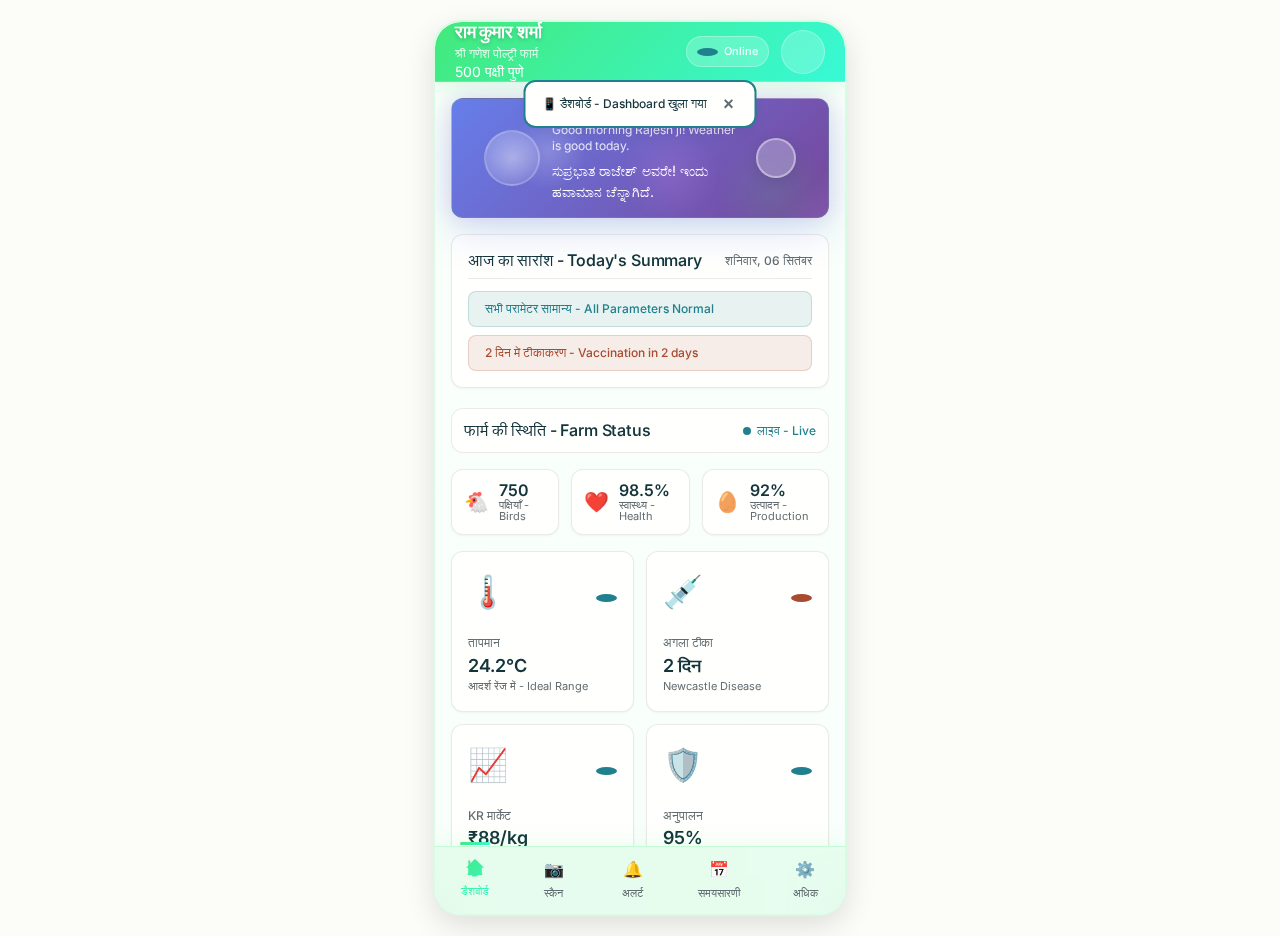
<file: MOBILE APP FOR FARMER/index.html>
<!DOCTYPE html>
<html lang="hi">
<head>
    <meta charset="UTF-8">
    <meta name="viewport" content="width=414, height=896, initial-scale=1.0, maximum-scale=1.0, user-scalable=no">
    <meta name="theme-color" content="#4facfe">
    <meta name="apple-mobile-web-app-capable" content="yes">
    <meta name="apple-mobile-web-app-status-bar-style" content="default">
    <title>Kisan Sahayak - किसान सहायक</title>
    
    <!-- Fonts -->
    <link href="https://fonts.googleapis.com/css2?family=Inter:wght@300;400;500;600;700;800&display=swap" rel="stylesheet">
    <link href="https://fonts.googleapis.com/css2?family=Sora:wght@300;400;500;600;700;800&display=swap" rel="stylesheet">
    
    <!-- Unified Design System -->
    <link rel="stylesheet" href="../shared-design-system.css">
    <link rel="stylesheet" href="style.css">
</head>
<body>
    <!-- App Container -->
    <div class="app-container">
        <!-- Enhanced Header -->
        <header class="header">
            <div class="header-gradient-overlay"></div>
            <div class="header-content">
                <div class="farmer-info">
                    <div class="farmer-avatar">
                        <i class="fas fa-user-circle"></i>
                    </div>
                    <div class="farmer-details">
                        <h1 class="farmer-name">राम कुमार शर्मा</h1>
                        <p class="farm-name">श्री गणेश पोल्ट्री फार्म</p>
                        <div class="farm-stats">
                            <span class="farm-stat">
                                <i class="fas fa-feather-alt"></i>
                                500 पक्षी
                            </span>
                            <span class="farm-stat">
                                <i class="fas fa-map-marker-alt"></i>
                                पुणे
                            </span>
                        </div>
                    </div>
                </div>
                <div class="header-actions">
                    <div class="network-status premium">
                        <div class="status-indicator online"></div>
                        <span class="status-text">Online</span>
                    </div>
                    <button class="voice-assistant-btn premium" id="voiceAssistantBtn">
                        <i class="fas fa-microphone"></i>
                        <div class="voice-ripple"></div>
                    </button>
                </div>
            </div>
        </header>

        <!-- Main Content - 828px height -->
        <main class="main-content">
            <!-- Enhanced Dashboard Tab -->
            <section id="dashboard" class="tab-content active">
                <!-- Premium Voice Banner -->
                <div class="voice-banner premium">
                    <div class="voice-background">
                        <div class="voice-wave"></div>
                        <div class="voice-wave"></div>
                        <div class="voice-wave"></div>
                    </div>
                    <div class="voice-content">
                        <div class="voice-icon animated">
                            <i class="fas fa-volume-up"></i>
                        </div>
                        <div class="voice-text">
                            <p class="hindi primary">नमस्कार राजेश जी! आज का मौसम अच्छा है।</p>
                            <p class="english secondary">Good morning Rajesh ji! Weather is good today.</p>
                            <p class="kannada secondary">ಸುಪ್ರಭಾತ ರಾಜೇಶ್ ಅವರೇ! ಇಂದು ಹವಾಮಾನ ಚೆನ್ನಾಗಿದೆ.</p>
                            <div class="voice-controls">
                                <span class="voice-status">आवाज सहायक तैयार - Voice Ready</span>
                            </div>
                        </div>
                        <button class="voice-play-btn premium" id="voicePlayBtn">
                            <i class="fas fa-play"></i>
                            <div class="play-ripple"></div>
                        </button>
                    </div>
                </div>
                
                <!-- Today's Summary Card -->
                <div class="summary-card">
                    <div class="summary-header">
                        <h3>आज का सारांश - Today's Summary</h3>
                        <span class="summary-date">शनिवार, 06 सितंबर</span>
                    </div>
                    <div class="summary-highlights">
                        <div class="highlight-item good">
                            <i class="fas fa-check-circle"></i>
                            <span>सभी परामेटर सामान्य - All Parameters Normal</span>
                        </div>
                        <div class="highlight-item info">
                            <i class="fas fa-calendar-alt"></i>
                            <span>2 दिन में टीकाकरण - Vaccination in 2 days</span>
                        </div>
                    </div>
                </div>

                <!-- Farm Overview Cards -->
                <div class="farm-overview">
                    <div class="overview-header">
                        <h2>फार्म की स्थिति - Farm Status</h2>
                        <span class="live-indicator">
                            <div class="pulse-dot"></div>
                            लाइव - Live
                        </span>
                    </div>
                    
                    <!-- Key Metrics Row -->
                    <div class="metrics-row">
                        <div class="metric-card birds">
                            <div class="metric-icon">🐔</div>
                            <div class="metric-info">
                                <span class="metric-value">750</span>
                                <span class="metric-label">पक्षियाँ - Birds</span>
                            </div>
                        </div>
                        
                        <div class="metric-card health">
                            <div class="metric-icon">❤️</div>
                            <div class="metric-info">
                                <span class="metric-value">98.5%</span>
                                <span class="metric-label">स्वास्थ्य - Health</span>
                            </div>
                        </div>
                        
                        <div class="metric-card production">
                            <div class="metric-icon">🥚</div>
                            <div class="metric-info">
                                <span class="metric-value">92%</span>
                                <span class="metric-label">उत्पादन - Production</span>
                            </div>
                        </div>
                    </div>
                    
                    <!-- Status Cards Grid -->
                    <div class="status-grid-modern">
                        <div class="status-card-modern temperature">
                            <div class="card-header">
                                <div class="status-icon">🌡️</div>
                                <div class="status-indicator normal"></div>
                            </div>
                            <div class="card-content">
                                <h3>तापमान</h3>
                                <p class="primary-value">24.2°C</p>
                                <p class="secondary-text">आदर्श रेंज में - Ideal Range</p>
                            </div>
                        </div>
                        
                        <div class="status-card-modern vaccination">
                            <div class="card-header">
                                <div class="status-icon">💉</div>
                                <div class="status-indicator alert"></div>
                            </div>
                            <div class="card-content">
                                <h3>अगला टीका</h3>
                                <p class="primary-value">2 दिन</p>
                                <p class="secondary-text">Newcastle Disease</p>
                            </div>
                        </div>
                        
                        <div class="status-card-modern market">
                            <div class="card-header">
                                <div class="status-icon">📈</div>
                                <div class="status-indicator good"></div>
                            </div>
                            <div class="card-content">
                                <h3>KR मार्केट</h3>
                                <p class="primary-value">₹88/kg</p>
                                <p class="secondary-text">ऊपर ↗ +₹3</p>
                            </div>
                        </div>
                        
                        <div class="status-card-modern compliance">
                            <div class="card-header">
                                <div class="status-icon">🛡️</div>
                                <div class="status-indicator good"></div>
                            </div>
                            <div class="card-content">
                                <h3>अनुपालन</h3>
                                <p class="primary-value">95%</p>
                                <p class="secondary-text">उत्तम - Excellent</p>
                            </div>
                        </div>
                    </div>
                </div>

                <!-- Enhanced Weather Widget -->
                <div class="weather-widget-modern">
                    <div class="weather-header">
                        <h3>देवनहळ्ळि मौसम - Devanahalli Weather</h3>
                        <span class="update-time">अपडेट: 3:00 PM</span>
                    </div>
                    <div class="weather-main">
                        <div class="weather-left">
                            <div class="weather-icon">🌤️</div>
                            <div class="weather-temp">26°C</div>
                            <div class="feels-like">लगता है 28°C</div>
                        </div>
                        <div class="weather-right">
                            <p class="weather-condition">साफ आकाश<br>Clear Sky</p>
                            <div class="weather-details">
                                <span>💧 नमी: 65%</span>
                                <span>🌬️ हवा: 8 km/h</span>
                                <span>🌅 सूर्यास्त: 6:15 PM</span>
                            </div>
                        </div>
                    </div>
                </div>

                <!-- Enhanced Quick Actions -->
                <div class="quick-actions-modern">
                    <button class="quick-action-modern emergency" id="emergencyBtn">
                        <div class="action-content">
                            <div class="action-icon">🚑</div>
                            <div class="action-text">
                                <span class="action-title">आपातकाल</span>
                                <span class="action-subtitle">Dr. Suresh - 9845234567</span>
                            </div>
                        </div>
                    </button>
                    
                    <button class="quick-action-modern market" id="marketBtn">
                        <div class="action-content">
                            <div class="action-icon">📊</div>
                            <div class="action-text">
                                <span class="action-title">KR मार्केट</span>
                                <span class="action-subtitle">₹88/kg (ऊपर ↗)</span>
                            </div>
                        </div>
                    </button>
                    
                    <button class="quick-action-modern feed" id="feedBtn">
                        <div class="action-content">
                            <div class="action-icon">🌾</div>
                            <div class="action-text">
                                <span class="action-title">चारा गिनती</span>
                                <span class="action-subtitle">आज: 45 kg</span>
                            </div>
                        </div>
                    </button>
                </div>
            </section>

            <!-- Scan Tab -->
            <section id="scan" class="tab-content">
                <!-- Camera Area - 300px height -->
                <div class="camera-container">
                    <div class="camera-viewfinder">
                        <div class="scanning-frame">
                            <div class="corner top-left"></div>
                            <div class="corner top-right"></div>
                            <div class="corner bottom-left"></div>
                            <div class="corner bottom-right"></div>
                            <div class="scan-line"></div>
                        </div>
                        <div class="scan-overlay">
                            <p>QR/NFC कोड को फ्रेम में रखें</p>
                            <p>Keep QR/NFC code within frame</p>
                        </div>
                    </div>
                </div>

                <!-- Scan Options - 3 buttons -->
                <div class="scan-options">
                    <button class="scan-option-btn active" data-scan-type="visitor">
                        <div class="option-icon">👥</div>
                        <span>विज़िटर - Visitor</span>
                    </button>
                    <button class="scan-option-btn" data-scan-type="equipment">
                        <div class="option-icon">⚙️</div>
                        <span>उपकरण - Equipment</span>
                    </button>
                    <button class="scan-option-btn" data-scan-type="feed">
                        <div class="option-icon">🌾</div>
                        <span>चारा - Feed</span>
                    </button>
                </div>

                <!-- Scan Button -->
                <button class="scan-btn" id="scanBtn">
                    📷 स्कैन शुरू करें - Start Scan
                </button>

                <!-- Recent Scans -->
                <div class="recent-scans-section">
                    <h3>हाल की स्कैन - Recent Scans</h3>
                    <div class="recent-scans">
                        <div class="scan-item success">
                            <div class="scan-status">✅</div>
                            <div class="scan-details">
                                <h4>Feed Supplier</h4>
                                <p>आज 2:30 PM - Today 2:30 PM</p>
                            </div>
                        </div>
                        <div class="scan-item success">
                            <div class="scan-status">✅</div>
                            <div class="scan-details">
                                <h4>Equipment Check</h4>
                                <p>आज 10:15 AM - Today 10:15 AM</p>
                            </div>
                        </div>
                        <div class="scan-item failed">
                            <div class="scan-status">❌</div>
                            <div class="scan-details">
                                <h4>Maintenance</h4>
                                <p>कल 4:45 PM - Yesterday 4:45 PM</p>
                            </div>
                        </div>
                    </div>
                </div>

                <!-- Scan Result Modal -->
                <div class="scan-result-modal hidden" id="scanResultModal">
                    <div class="modal-content">
                        <div class="result-icon" id="resultIcon">✅</div>
                        <h3 id="resultTitle">स्कैन सफल - Scan Successful</h3>
                        <p id="resultMessage">Visitor approved and logged successfully.</p>
                        <button class="btn btn--primary" id="closeScanBtn">बंद करें - Close</button>
                    </div>
                </div>
            </section>

            <!-- Alerts Tab -->
            <section id="alerts" class="tab-content">
                <!-- Alert Summary Header -->
                <div class="alerts-summary">
                    <h2>अलर्ट - Alerts</h2>
                    <div class="alert-counts">
                        <span class="alert-count urgent">1 तत्काल</span>
                        <span class="alert-count normal">3 सामान्य</span>
                    </div>
                </div>

                <!-- Alert Items -->
                <div class="alerts-list">
                    <div class="alert-item high-priority">
                        <div class="alert-icon">💉</div>
                        <div class="alert-content">
                            <h3>कल टीकाकरण - Vaccination Tomorrow</h3>
                            <p>Newcastle Disease vaccination for 500 birds</p>
                            <span class="alert-time">3 घंटे पहले - 3 hours ago</span>
                        </div>
                        <button class="voice-btn" data-alert-type="vaccination">🔊</button>
                    </div>

                    <div class="alert-item medium-priority">
                        <div class="alert-icon">🌡️</div>
                        <div class="alert-content">
                            <h3>तापमान चेतावनी - Temperature Alert</h3>
                            <p>Shed temperature slightly high. Consider ventilation.</p>
                            <span class="alert-time">4 घंटे पहले - 4 hours ago</span>
                        </div>
                        <button class="voice-btn" data-alert-type="temperature">🔊</button>
                    </div>

                    <div class="alert-item medium-priority">
                        <div class="alert-icon">🛡️</div>
                        <div class="alert-content">
                            <h3>विज़िटर अनुपालन - Visitor Compliance</h3>
                            <p>Reminder: All visitors must scan badge and disinfect</p>
                            <span class="alert-time">12 घंटे पहले - 12 hours ago</span>
                        </div>
                        <button class="voice-btn" data-alert-type="visitor">🔊</button>
                    </div>

                    <div class="alert-item low-priority">
                        <div class="alert-icon">₹</div>
                        <div class="alert-content">
                            <h3>अच्छा बिक्री दाम - Good Market Price</h3>
                            <p>Broiler prices up to ₹85/kg. Good time to sell.</p>
                            <span class="alert-time">8 घंटे पहले - 8 hours ago</span>
                        </div>
                        <button class="voice-btn" data-alert-type="market">🔊</button>
                    </div>
                </div>
            </section>

            <!-- Enhanced Schedule Tab -->
            <section id="schedule" class="tab-content">
                <!-- Schedule Header -->
                <div class="schedule-header">
                    <h2>योजना और कार्यक्रम - Schedule & Tasks</h2>
                    <button class="add-task-btn" id="addTaskBtn">
                        <i class="fas fa-plus"></i>
                        नया काम
                    </button>
                </div>
                
                <!-- Upcoming Events Section -->
                <div class="upcoming-events">
                    <h3>आगामी कायर्य - Upcoming Events</h3>
                    
                    <!-- Priority Vaccination Card -->
                    <div class="event-card priority">
                        <div class="event-date">
                            <div class="date-number">12</div>
                            <div class="date-info">
                                <span class="date-month">Sep</span>
                                <span class="date-day">Mon</span>
                            </div>
                        </div>
                        <div class="event-details">
                            <div class="event-header">
                                <h4>Newcastle Disease टीकाकरण</h4>
                                <span class="priority-badge high">उच्च प्राथमिकता</span>
                            </div>
                            <p class="event-meta">
                                🐔 750 पक्षियाँ • 🕰️ 9:00 AM - 11:00 AM
                            </p>
                            <p class="doctor-info">
                                👨‍⚕️ Dr. Suresh Nayak - Devanahalli Clinic
                            </p>
                        </div>
                        <div class="event-actions">
                            <button class="call-btn" id="callVetBtn">
                                <i class="fas fa-phone"></i>
                            </button>
                            <button class="remind-btn">
                                <i class="fas fa-bell"></i>
                            </button>
                        </div>
                    </div>
                    
                    <!-- Other Events -->
                    <div class="event-card normal">
                        <div class="event-date">
                            <div class="date-number">14</div>
                            <div class="date-info">
                                <span class="date-month">Sep</span>
                                <span class="date-day">Wed</span>
                            </div>
                        </div>
                        <div class="event-details">
                            <h4>फीड डिलीवरी - Feed Delivery</h4>
                            <p class="event-meta">
                                🌾 2 टन चारा • 🕰️ 2:00 PM
                            </p>
                            <p class="supplier-info">
                                Karnataka Feed Suppliers, Bengaluru
                            </p>
                        </div>
                        <div class="event-actions">
                            <button class="edit-btn">
                                <i class="fas fa-edit"></i>
                            </button>
                        </div>
                    </div>
                    
                    <div class="event-card normal">
                        <div class="event-date">
                            <div class="date-number">18</div>
                            <div class="date-info">
                                <span class="date-month">Sep</span>
                                <span class="date-day">Sun</span>
                            </div>
                        </div>
                        <div class="event-details">
                            <h4>मार्केट विजिट - Market Visit</h4>
                            <p class="event-meta">
                                📊 भाव चेक और बिक्री • 🕰️ 6:00 AM
                            </p>
                            <p class="location-info">
                                KR Market, Bengaluru
                            </p>
                        </div>
                        <div class="event-actions">
                            <button class="edit-btn">
                                <i class="fas fa-edit"></i>
                            </button>
                        </div>
                    </div>
                </div>

                <!-- Modern Calendar Widget -->
                <div class="calendar-widget-modern">
                    <div class="calendar-header">
                        <div class="calendar-title">
                            <h3>सितंबर 2025 - September 2025</h3>
                            <span class="calendar-subtitle">टीकाकरण प्लानर</span>
                        </div>
                        <div class="calendar-nav-buttons">
                            <button class="calendar-nav-btn" id="prevMonthBtn">
                                <i class="fas fa-chevron-left"></i>
                            </button>
                            <button class="calendar-nav-btn" id="nextMonthBtn">
                                <i class="fas fa-chevron-right"></i>
                            </button>
                        </div>
                    </div>
                    
                    <div class="calendar-grid-modern">
                        <div class="day-header">Sun</div>
                        <div class="day-header">Mon</div>
                        <div class="day-header">Tue</div>
                        <div class="day-header">Wed</div>
                        <div class="day-header">Thu</div>
                        <div class="day-header">Fri</div>
                        <div class="day-header">Sat</div>
                        
                        <!-- Calendar Days -->
                        <div class="calendar-day empty"></div>
                        <div class="calendar-day empty"></div>
                        <div class="calendar-day empty"></div>
                        <div class="calendar-day empty"></div>
                        <div class="calendar-day empty"></div>
                        <div class="calendar-day">1</div>
                        <div class="calendar-day">2</div>
                        <div class="calendar-day">3</div>
                        <div class="calendar-day">4</div>
                        <div class="calendar-day">5</div>
                        <div class="calendar-day current">6</div>
                        <div class="calendar-day">7</div>
                        <div class="calendar-day">8</div>
                        <div class="calendar-day">9</div>
                        <div class="calendar-day">10</div>
                        <div class="calendar-day">11</div>
                        <div class="calendar-day vaccination-day" data-event="Newcastle">12</div>
                        <div class="calendar-day">13</div>
                        <div class="calendar-day feed-day" data-event="Feed">14</div>
                        <div class="calendar-day">15</div>
                        <div class="calendar-day">16</div>
                        <div class="calendar-day">17</div>
                        <div class="calendar-day market-day" data-event="Market">18</div>
                        <div class="calendar-day">19</div>
                        <div class="calendar-day">20</div>
                        <div class="calendar-day">21</div>
                        <div class="calendar-day vaccination-day" data-event="IBD">22</div>
                        <div class="calendar-day">23</div>
                        <div class="calendar-day">24</div>
                        <div class="calendar-day">25</div>
                        <div class="calendar-day">26</div>
                        <div class="calendar-day">27</div>
                        <div class="calendar-day">28</div>
                        <div class="calendar-day">29</div>
                        <div class="calendar-day">30</div>
                    </div>
                    
                    <!-- Calendar Legend -->
                    <div class="calendar-legend">
                        <div class="legend-item">
                            <div class="legend-dot vaccination"></div>
                            <span>टीकाकरण</span>
                        </div>
                        <div class="legend-item">
                            <div class="legend-dot feed"></div>
                            <span>फीड डिलीवरी</span>
                        </div>
                        <div class="legend-item">
                            <div class="legend-dot market"></div>
                            <span>मार्केट विजिट</span>
                        </div>
                    </div>
                </div>

                <!-- Enhanced History Section -->
                <div class="history-section-modern">
                    <div class="history-header">
                        <h3>हाल की गतिविधियाँ - Recent Activities</h3>
                        <button class="view-all-btn">सभी देखें</button>
                    </div>
                    
                    <div class="activity-timeline">
                        <div class="timeline-item completed">
                            <div class="timeline-marker">
                                <i class="fas fa-syringe"></i>
                            </div>
                            <div class="timeline-content">
                                <h4>Marek's Disease टीकाकरण</h4>
                                <p class="timeline-meta">30 Aug 2025 • 750 पक्षियाँ • Dr. Suresh Nayak</p>
                                <span class="status-badge completed">सम्पूर्ण</span>
                            </div>
                        </div>
                        
                        <div class="timeline-item completed">
                            <div class="timeline-marker">
                                <i class="fas fa-syringe"></i>
                            </div>
                            <div class="timeline-content">
                                <h4>IBD Vaccination</h4>
                                <p class="timeline-meta">18 Aug 2025 • 750 पक्षियाँ • Dr. Suresh Nayak</p>
                                <span class="status-badge completed">सम्पूर्ण</span>
                            </div>
                        </div>
                        
                        <div class="timeline-item completed">
                            <div class="timeline-marker">
                                <i class="fas fa-truck"></i>
                            </div>
                            <div class="timeline-content">
                                <h4>फीड डिलीवरी - Feed Delivery</h4>
                                <p class="timeline-meta">15 Aug 2025 • 2 टन • Karnataka Feed Suppliers</p>
                                <span class="status-badge completed">पूर्ण</span>
                            </div>
                        </div>
                        
                        <div class="timeline-item completed">
                            <div class="timeline-marker">
                                <i class="fas fa-chart-line"></i>
                            </div>
                            <div class="timeline-content">
                                <h4>KR मार्केट बिक्री - Market Sale</h4>
                                <p class="timeline-meta">12 Aug 2025 • 50 पक्षियाँ • ₹85/kg</p>
                                <span class="status-badge completed">सम्पूर्ण</span>
                            </div>
                        </div>
                    </div>
                </div>
            </section>

            <!-- More Tab -->
            <section id="more" class="tab-content">
                <!-- Profile Summary -->
                <div class="profile-summary">
                    <div class="profile-avatar">👨‍🌾</div>
                    <div class="profile-info">
                        <h3>राजेश कुमार गौड़ा</h3>
                        <p class="kannada-name">ರಾಜೇಶ್ ಕುಮಾರ್ ಗೌಡ</p>
                        <p>श्री लक्ष्मी पोल्ट्री फार्म</p>
                        <p>750 पक्षी - 750 birds | ID: KA-BLR-002</p>
                        <p class="location">📍 देवनहळ्ळि, बेंगलूरु ग्रामीण</p>
                    </div>
                </div>

                <!-- More Options Grid -->
                <div class="more-grid">
                    <button class="more-item" id="trainingBtn">
                        <div class="more-icon">📹</div>
                        <span>प्रशिक्षण वीडियो</span>
                        <span>Training Videos</span>
                    </button>
                    
                    <button class="more-item" id="marketPricesBtn">
                        <div class="more-icon">📊</div>
                        <span>बाजार भाव</span>
                        <span>Market Prices</span>
                    </button>
                    
                    <button class="more-item" id="weatherBtn">
                        <div class="more-icon">🌤️</div>
                        <span>मौसम</span>
                        <span>Weather</span>
                    </button>
                    
                    <button class="more-item" id="emergencyContactsBtn">
                        <div class="more-icon">📞</div>
                        <span>आपातकाल</span>
                        <span>Emergency</span>
                    </button>
                    
                    <button class="more-item" id="helpBtn">
                        <div class="more-icon">❓</div>
                        <span>सहायता</span>
                        <span>Help</span>
                    </button>
                    
                    <button class="more-item" id="settingsBtn">
                        <div class="more-icon">🌐</div>
                        <span>भाषा</span>
                        <span>Language</span>
                    </button>
                    
                    <button class="more-item" id="profileBtn">
                        <div class="more-icon">👤</div>
                        <span>प्रोफाइल</span>
                        <span>Profile</span>
                    </button>
                    
                    <button class="more-item" id="schemesBtn">
                        <div class="more-icon">🏛️</div>
                        <span>सरकारी योजना</span>
                        <span>Govt Schemes</span>
                    </button>
                </div>

                <!-- Chatbot Integration -->
                <div class="chatbot-integration">
                    <div class="chatbot-icon">🤖</div>
                    <div class="chatbot-content">
                        <h3>कृषि सहायक - Farm Assistant</h3>
                        <p>अपने प्रश्न पूछें - Ask your questions in Hindi or English</p>
                        <button class="btn btn--primary" id="chatBtn">चैट शुरू करें - Start Chat</button>
                    </div>
                </div>
            </section>
        </main>

        <!-- Bottom Navigation - 68px height -->
        <nav class="bottom-navigation">
            <button class="nav-item active" data-tab="dashboard">
                <div class="nav-icon">🏠</div>
                <span class="nav-label">डैशबोर्ड</span>
            </button>
            <button class="nav-item" data-tab="scan">
                <div class="nav-icon">📷</div>
                <span class="nav-label">स्कैन</span>
            </button>
            <button class="nav-item" data-tab="alerts">
                <div class="nav-icon">🔔</div>
                <span class="nav-label">अलर्ट</span>
            </button>
            <button class="nav-item" data-tab="schedule">
                <div class="nav-icon">📅</div>
                <span class="nav-label">समयसारणी</span>
            </button>
            <button class="nav-item" data-tab="more">
                <div class="nav-icon">⚙️</div>
                <span class="nav-label">अधिक</span>
            </button>
        </nav>
    </div>

    <script src="app.js"></script>
</body>
</html>
</file>
<file: shared-design-system.css>
/* 🎨 Unified Design System for SIH 2025 Animal Health Management System
   Consistent visual language across Landing Page, Web Apps, and Mobile Apps
   =======================================================================*/

:root {
  /* 🎯 Primary Brand Colors */
  --brand-primary: #4facfe;
  --brand-primary-light: #6bb8ff;
  --brand-primary-dark: #2e8bf7;
  --brand-secondary: #00f2fe;
  --brand-accent: #43e97b;
  --brand-warning: #fbbf24;
  --brand-danger: #ef4444;
  --brand-success: #10b981;
  --brand-info: #3b82f6;

  /* 🌈 Extended Color Palette */
  --color-teal-50: #f0fdfa;
  --color-teal-100: #ccfbf1;
  --color-teal-200: #99f6e4;
  --color-teal-300: #5eead4;
  --color-teal-400: #2dd4bf;
  --color-teal-500: #14b8a6;
  --color-teal-600: #0d9488;
  --color-teal-700: #0f766e;
  --color-teal-800: #115e59;
  --color-teal-900: #134e4a;

  --color-blue-50: #eff6ff;
  --color-blue-100: #dbeafe;
  --color-blue-200: #bfdbfe;
  --color-blue-300: #93c5fd;
  --color-blue-400: #60a5fa;
  --color-blue-500: #3b82f6;
  --color-blue-600: #2563eb;
  --color-blue-700: #1d4ed8;
  --color-blue-800: #1e40af;
  --color-blue-900: #1e3a8a;

  --color-green-50: #ecfdf5;
  --color-green-100: #d1fae5;
  --color-green-200: #a7f3d0;
  --color-green-300: #6ee7b7;
  --color-green-400: #34d399;
  --color-green-500: #10b981;
  --color-green-600: #059669;
  --color-green-700: #047857;
  --color-green-800: #065f46;
  --color-green-900: #064e3b;

  /* 🎨 Unified Gradients */
  --gradient-primary: linear-gradient(135deg, #4facfe 0%, #00f2fe 100%);
  --gradient-success: linear-gradient(135deg, #43e97b 0%, #38f9d7 100%);
  --gradient-warning: linear-gradient(135deg, #fa709a 0%, #fee140 100%);
  --gradient-danger: linear-gradient(135deg, #ff6b6b 0%, #ee5a24 100%);
  --gradient-hero: linear-gradient(135deg, #667eea 0%, #764ba2 100%);
  --gradient-glass: linear-gradient(135deg, rgba(255, 255, 255, 0.1), rgba(255, 255, 255, 0.05));

  /* 📐 Consistent Spacing Scale */
  --space-0: 0;
  --space-1: 0.25rem;   /* 4px */
  --space-2: 0.5rem;    /* 8px */
  --space-3: 0.75rem;   /* 12px */
  --space-4: 1rem;      /* 16px */
  --space-5: 1.25rem;   /* 20px */
  --space-6: 1.5rem;    /* 24px */
  --space-7: 1.75rem;   /* 28px */
  --space-8: 2rem;      /* 32px */
  --space-10: 2.5rem;   /* 40px */
  --space-12: 3rem;     /* 48px */
  --space-16: 4rem;     /* 64px */
  --space-20: 5rem;     /* 80px */
  --space-24: 6rem;     /* 96px */
  --space-32: 8rem;     /* 128px */

  /* 🔤 Unified Typography Scale */
  --font-family-sans: 'Inter', -apple-system, BlinkMacSystemFont, 'Segoe UI', Roboto, Oxygen, Ubuntu, Cantarell, sans-serif;
  --font-family-mono: 'SF Mono', Monaco, 'Cascadia Code', 'Roboto Mono', Consolas, monospace;
  --font-family-display: 'Sora', var(--font-family-sans);
  
  --font-size-xs: 0.75rem;     /* 12px */
  --font-size-sm: 0.875rem;    /* 14px */
  --font-size-base: 1rem;      /* 16px */
  --font-size-lg: 1.125rem;    /* 18px */
  --font-size-xl: 1.25rem;     /* 20px */
  --font-size-2xl: 1.5rem;     /* 24px */
  --font-size-3xl: 1.875rem;   /* 30px */
  --font-size-4xl: 2.25rem;    /* 36px */
  --font-size-5xl: 3rem;       /* 48px */
  --font-size-6xl: 3.75rem;    /* 60px */
  --font-size-7xl: 4.5rem;     /* 72px */

  --font-weight-thin: 100;
  --font-weight-light: 300;
  --font-weight-normal: 400;
  --font-weight-medium: 500;
  --font-weight-semibold: 600;
  --font-weight-bold: 700;
  --font-weight-extrabold: 800;
  --font-weight-black: 900;

  --line-height-none: 1;
  --line-height-tight: 1.25;
  --line-height-snug: 1.375;
  --line-height-normal: 1.5;
  --line-height-relaxed: 1.625;
  --line-height-loose: 2;

  /* 🔘 Unified Border Radius */
  --radius-none: 0;
  --radius-sm: 0.125rem;        /* 2px */
  --radius-base: 0.25rem;       /* 4px */
  --radius-md: 0.375rem;        /* 6px */
  --radius-lg: 0.5rem;          /* 8px */
  --radius-xl: 0.75rem;         /* 12px */
  --radius-2xl: 1rem;           /* 16px */
  --radius-3xl: 1.5rem;         /* 24px */
  --radius-full: 9999px;

  /* 🌑 Unified Shadows */
  --shadow-xs: 0 1px 2px 0 rgba(0, 0, 0, 0.05);
  --shadow-sm: 0 1px 3px 0 rgba(0, 0, 0, 0.1), 0 1px 2px 0 rgba(0, 0, 0, 0.06);
  --shadow-base: 0 4px 6px -1px rgba(0, 0, 0, 0.1), 0 2px 4px -1px rgba(0, 0, 0, 0.06);
  --shadow-md: 0 10px 15px -3px rgba(0, 0, 0, 0.1), 0 4px 6px -2px rgba(0, 0, 0, 0.05);
  --shadow-lg: 0 20px 25px -5px rgba(0, 0, 0, 0.1), 0 10px 10px -5px rgba(0, 0, 0, 0.04);
  --shadow-xl: 0 25px 50px -12px rgba(0, 0, 0, 0.25);
  --shadow-2xl: 0 25px 50px -12px rgba(0, 0, 0, 0.25);
  --shadow-inner: inset 0 2px 4px 0 rgba(0, 0, 0, 0.06);

  /* ✨ Brand-Specific Shadows with Glow */
  --shadow-glow-primary: 0 0 20px rgba(79, 172, 254, 0.3);
  --shadow-glow-success: 0 0 20px rgba(67, 233, 123, 0.3);
  --shadow-glow-warning: 0 0 20px rgba(251, 191, 36, 0.3);
  --shadow-glow-danger: 0 0 20px rgba(239, 68, 68, 0.3);

  /* 🎭 Glassmorphism Effects */
  --glass-bg: rgba(255, 255, 255, 0.1);
  --glass-border: rgba(255, 255, 255, 0.2);
  --glass-backdrop: blur(20px);

  /* ⚡ Animation Timing */
  --duration-75: 75ms;
  --duration-100: 100ms;
  --duration-150: 150ms;
  --duration-200: 200ms;
  --duration-300: 300ms;
  --duration-500: 500ms;
  --duration-700: 700ms;
  --duration-1000: 1000ms;

  --ease-linear: linear;
  --ease-in: cubic-bezier(0.4, 0, 1, 1);
  --ease-out: cubic-bezier(0, 0, 0.2, 1);
  --ease-in-out: cubic-bezier(0.4, 0, 0.2, 1);
  --ease-bounce: cubic-bezier(0.25, 0.46, 0.45, 0.94);
  --ease-elastic: cubic-bezier(0.68, -0.55, 0.265, 1.55);

  /* 📱 Responsive Breakpoints */
  --breakpoint-xs: 0;
  --breakpoint-sm: 640px;
  --breakpoint-md: 768px;
  --breakpoint-lg: 1024px;
  --breakpoint-xl: 1280px;
  --breakpoint-2xl: 1536px;

  /* 🎯 Z-Index Scale */
  --z-behind: -1;
  --z-base: 0;
  --z-docked: 10;
  --z-dropdown: 1000;
  --z-sticky: 1020;
  --z-banner: 1030;
  --z-overlay: 1040;
  --z-modal: 1050;
  --z-popover: 1060;
  --z-skip-link: 1070;
  --z-toast: 1080;
  --z-tooltip: 1090;

  /* 🌓 Theme-Aware Colors */
  --bg-primary: #ffffff;
  --bg-secondary: #f8fafc;
  --bg-tertiary: #f1f5f9;
  --text-primary: #1e293b;
  --text-secondary: #64748b;
  --text-tertiary: #94a3b8;
  --border-primary: #e2e8f0;
  --border-secondary: #cbd5e1;
}

/* 🌙 Dark Mode Overrides */
@media (prefers-color-scheme: dark) {
  :root {
    --bg-primary: #0f172a;
    --bg-secondary: #1e293b;
    --bg-tertiary: #334155;
    --text-primary: #f1f5f9;
    --text-secondary: #cbd5e1;
    --text-tertiary: #94a3b8;
    --border-primary: #334155;
    --border-secondary: #475569;
    --glass-bg: rgba(0, 0, 0, 0.1);
    --glass-border: rgba(255, 255, 255, 0.1);
  }
}

/* 🎨 Unified Component Classes */
.unified-card {
  background: var(--bg-primary);
  border: 1px solid var(--border-primary);
  border-radius: var(--radius-xl);
  box-shadow: var(--shadow-sm);
  transition: all var(--duration-200) var(--ease-out);
}

.unified-card:hover {
  box-shadow: var(--shadow-md);
  transform: translateY(-2px);
}

.unified-glass {
  background: var(--glass-bg);
  backdrop-filter: var(--glass-backdrop);
  border: 1px solid var(--glass-border);
}

.unified-gradient-primary {
  background: var(--gradient-primary);
  color: white;
}

.unified-gradient-success {
  background: var(--gradient-success);
  color: white;
}

.unified-btn {
  padding: var(--space-3) var(--space-6);
  border-radius: var(--radius-lg);
  font-weight: var(--font-weight-medium);
  font-size: var(--font-size-sm);
  transition: all var(--duration-200) var(--ease-out);
  border: none;
  cursor: pointer;
}

.unified-btn-primary {
  background: var(--gradient-primary);
  color: white;
  box-shadow: var(--shadow-glow-primary);
}

.unified-btn-primary:hover {
  transform: translateY(-2px);
  box-shadow: var(--shadow-lg), var(--shadow-glow-primary);
}

/* 🎭 Unified Animations */
@keyframes unified-fade-in {
  from { opacity: 0; }
  to { opacity: 1; }
}

@keyframes unified-slide-up {
  from { 
    opacity: 0; 
    transform: translateY(20px); 
  }
  to { 
    opacity: 1; 
    transform: translateY(0); 
  }
}

@keyframes unified-scale-in {
  from { 
    opacity: 0; 
    transform: scale(0.95); 
  }
  to { 
    opacity: 1; 
    transform: scale(1); 
  }
}

@keyframes unified-pulse {
  0%, 100% { 
    transform: scale(1); 
    opacity: 1; 
  }
  50% { 
    transform: scale(1.05); 
    opacity: 0.8; 
  }
}

@keyframes unified-bounce {
  0%, 20%, 50%, 80%, 100% { transform: translateY(0); }
  40% { transform: translateY(-10px); }
  60% { transform: translateY(-5px); }
}

@keyframes unified-shimmer {
  0% { background-position: -200% 0; }
  100% { background-position: 200% 0; }
}

/* 🎯 Utility Classes */
.u-fade-in { animation: unified-fade-in var(--duration-300) var(--ease-out); }
.u-slide-up { animation: unified-slide-up var(--duration-500) var(--ease-out); }
.u-scale-in { animation: unified-scale-in var(--duration-200) var(--ease-out); }
.u-pulse { animation: unified-pulse 2s var(--ease-in-out) infinite; }
.u-bounce { animation: unified-bounce 2s var(--ease-in-out) infinite; }

.u-shadow-glow-primary { box-shadow: var(--shadow-glow-primary); }
.u-shadow-glow-success { box-shadow: var(--shadow-glow-success); }
.u-shadow-glow-warning { box-shadow: var(--shadow-glow-warning); }
.u-shadow-glow-danger { box-shadow: var(--shadow-glow-danger); }

.u-text-gradient-primary {
  background: var(--gradient-primary);
  -webkit-background-clip: text;
  -webkit-text-fill-color: transparent;
  background-clip: text;
}

.u-hover-lift {
  transition: transform var(--duration-200) var(--ease-out);
}

.u-hover-lift:hover {
  transform: translateY(-4px);
}

/* 📱 Mobile-First Responsive Utilities */
@media (min-width: 640px) {
  .sm\:u-hover-lift:hover {
    transform: translateY(-4px);
  }
}

@media (min-width: 768px) {
  .md\:u-hover-lift:hover {
    transform: translateY(-4px);
  }
}

@media (min-width: 1024px) {
  .lg\:u-hover-lift:hover {
    transform: translateY(-4px);
  }
}

/* 🎨 Status Indicator System */
.status-indicator {
  display: inline-flex;
  align-items: center;
  gap: var(--space-2);
  padding: var(--space-1) var(--space-3);
  border-radius: var(--radius-full);
  font-size: var(--font-size-xs);
  font-weight: var(--font-weight-medium);
}

.status-indicator--success {
  background: rgba(16, 185, 129, 0.1);
  color: var(--color-green-600);
  border: 1px solid rgba(16, 185, 129, 0.2);
}

.status-indicator--warning {
  background: rgba(251, 191, 36, 0.1);
  color: var(--font-weight-bold);
  border: 1px solid rgba(251, 191, 36, 0.2);
}

.status-indicator--danger {
  background: rgba(239, 68, 68, 0.1);
  color: var(--color-red-600);
  border: 1px solid rgba(239, 68, 68, 0.2);
}

.status-indicator--info {
  background: rgba(59, 130, 246, 0.1);
  color: var(--color-blue-600);
  border: 1px solid rgba(59, 130, 246, 0.2);
}

/* 🎯 Icon System */
.icon {
  width: 1em;
  height: 1em;
  display: inline-block;
  fill: currentColor;
  flex-shrink: 0;
}

.icon--xs { font-size: var(--font-size-xs); }
.icon--sm { font-size: var(--font-size-sm); }
.icon--base { font-size: var(--font-size-base); }
.icon--lg { font-size: var(--font-size-lg); }
.icon--xl { font-size: var(--font-size-xl); }
.icon--2xl { font-size: var(--font-size-2xl); }

/* 🎨 Loading States */
.loading-shimmer {
  background: linear-gradient(90deg, #f0f0f0 25%, #e0e0e0 50%, #f0f0f0 75%);
  background-size: 200% 100%;
  animation: unified-shimmer 2s infinite;
}

@media (prefers-color-scheme: dark) {
  .loading-shimmer {
    background: linear-gradient(90deg, #374151 25%, #4b5563 50%, #374151 75%);
    background-size: 200% 100%;
  }
}

/* ♿ Accessibility Enhancements */
.sr-only {
  position: absolute;
  width: 1px;
  height: 1px;
  padding: 0;
  margin: -1px;
  overflow: hidden;
  clip: rect(0, 0, 0, 0);
  white-space: nowrap;
  border: 0;
}

.focus-visible\:outline-none:focus-visible {
  outline: 2px solid var(--brand-primary);
  outline-offset: 2px;
}

/* ⚡ Performance Optimizations */
.will-change-transform { will-change: transform; }
.will-change-opacity { will-change: opacity; }
.will-change-scroll { will-change: scroll-position; }

/* 🎨 Print Styles */
@media print {
  .unified-card {
    box-shadow: none;
    border: 1px solid #000;
  }
  
  .unified-glass {
    background: white;
    backdrop-filter: none;
  }
  
  * {
    animation-duration: 0s !important;
    transition-duration: 0s !important;
  }
}
</file>
<file: MOBILE APP FOR FARMER/style.css>
:root {
  /* Primitive Color Tokens */
  --color-white: rgba(255, 255, 255, 1);
  --color-black: rgba(0, 0, 0, 1);
  --color-cream-50: rgba(252, 252, 249, 1);
  --color-cream-100: rgba(255, 255, 253, 1);
  --color-gray-200: rgba(245, 245, 245, 1);
  --color-gray-300: rgba(167, 169, 169, 1);
  --color-gray-400: rgba(119, 124, 124, 1);
  --color-slate-500: rgba(98, 108, 113, 1);
  --color-brown-600: rgba(94, 82, 64, 1);
  --color-charcoal-700: rgba(31, 33, 33, 1);
  --color-charcoal-800: rgba(38, 40, 40, 1);
  --color-slate-900: rgba(19, 52, 59, 1);
  --color-teal-300: rgba(50, 184, 198, 1);
  --color-teal-400: rgba(45, 166, 178, 1);
  --color-teal-500: rgba(33, 128, 141, 1);
  --color-teal-600: rgba(29, 116, 128, 1);
  --color-teal-700: rgba(26, 104, 115, 1);
  --color-teal-800: rgba(41, 150, 161, 1);
  --color-red-400: rgba(255, 84, 89, 1);
  --color-red-500: rgba(192, 21, 47, 1);
  --color-orange-400: rgba(230, 129, 97, 1);
  --color-orange-500: rgba(168, 75, 47, 1);

  /* RGB versions for opacity control */
  --color-brown-600-rgb: 94, 82, 64;
  --color-teal-500-rgb: 33, 128, 141;
  --color-slate-900-rgb: 19, 52, 59;
  --color-slate-500-rgb: 98, 108, 113;
  --color-red-500-rgb: 192, 21, 47;
  --color-red-400-rgb: 255, 84, 89;
  --color-orange-500-rgb: 168, 75, 47;
  --color-orange-400-rgb: 230, 129, 97;

  /* Background color tokens (Light Mode) */
  --color-bg-1: rgba(59, 130, 246, 0.08); /* Light blue */
  --color-bg-2: rgba(245, 158, 11, 0.08); /* Light yellow */
  --color-bg-3: rgba(34, 197, 94, 0.08); /* Light green */
  --color-bg-4: rgba(239, 68, 68, 0.08); /* Light red */
  --color-bg-5: rgba(147, 51, 234, 0.08); /* Light purple */
  --color-bg-6: rgba(249, 115, 22, 0.08); /* Light orange */
  --color-bg-7: rgba(236, 72, 153, 0.08); /* Light pink */
  --color-bg-8: rgba(6, 182, 212, 0.08); /* Light cyan */

  /* Semantic Color Tokens (Light Mode) */
  --color-background: var(--color-cream-50);
  --color-surface: var(--color-cream-100);
  --color-text: var(--color-slate-900);
  --color-text-secondary: var(--color-slate-500);
  --color-primary: var(--color-teal-500);
  --color-primary-hover: var(--color-teal-600);
  --color-primary-active: var(--color-teal-700);
  --color-secondary: rgba(var(--color-brown-600-rgb), 0.12);
  --color-secondary-hover: rgba(var(--color-brown-600-rgb), 0.2);
  --color-secondary-active: rgba(var(--color-brown-600-rgb), 0.25);
  --color-border: rgba(var(--color-brown-600-rgb), 0.2);
  --color-btn-primary-text: var(--color-cream-50);
  --color-card-border: rgba(var(--color-brown-600-rgb), 0.12);
  --color-card-border-inner: rgba(var(--color-brown-600-rgb), 0.12);
  --color-error: var(--color-red-500);
  --color-success: var(--color-teal-500);
  --color-warning: var(--color-orange-500);
  --color-info: var(--color-slate-500);
  --color-focus-ring: rgba(var(--color-teal-500-rgb), 0.4);
  --color-select-caret: rgba(var(--color-slate-900-rgb), 0.8);

  /* Common style patterns */
  --focus-ring: 0 0 0 3px var(--color-focus-ring);
  --focus-outline: 2px solid var(--color-primary);
  --status-bg-opacity: 0.15;
  --status-border-opacity: 0.25;
  --select-caret-light: url("data:image/svg+xml,%3Csvg xmlns='http://www.w3.org/2000/svg' width='16' height='16' viewBox='0 0 24 24' fill='none' stroke='%23134252' stroke-width='2' stroke-linecap='round' stroke-linejoin='round'%3E%3Cpolyline points='6 9 12 15 18 9'%3E%3C/polyline%3E%3C/svg%3E");
  --select-caret-dark: url("data:image/svg+xml,%3Csvg xmlns='http://www.w3.org/2000/svg' width='16' height='16' viewBox='0 0 24 24' fill='none' stroke='%23f5f5f5' stroke-width='2' stroke-linecap='round' stroke-linejoin='round'%3E%3Cpolyline points='6 9 12 15 18 9'%3E%3C/polyline%3E%3C/svg%3E");

  /* RGB versions for opacity control */
  --color-success-rgb: 33, 128, 141;
  --color-error-rgb: 192, 21, 47;
  --color-warning-rgb: 168, 75, 47;
  --color-info-rgb: 98, 108, 113;

  /* Typography - Updated to use unified design system */
  --font-family-base: var(--font-family-sans);
  --font-family-mono: var(--font-family-mono);
  --font-family-display: var(--font-family-display);
  --font-size-xs: 11px;
  --font-size-sm: 12px;
  --font-size-base: 14px;
  --font-size-md: 14px;
  --font-size-lg: 16px;
  --font-size-xl: 18px;
  --font-size-2xl: 20px;
  --font-size-3xl: 24px;
  --font-size-4xl: 30px;
  --font-weight-normal: 400;
  --font-weight-medium: 500;
  --font-weight-semibold: 550;
  --font-weight-bold: 600;
  --line-height-tight: 1.2;
  --line-height-normal: 1.5;
  --letter-spacing-tight: -0.01em;

  /* Spacing */
  --space-0: 0;
  --space-1: 1px;
  --space-2: 2px;
  --space-4: 4px;
  --space-6: 6px;
  --space-8: 8px;
  --space-10: 10px;
  --space-12: 12px;
  --space-16: 16px;
  --space-20: 20px;
  --space-24: 24px;
  --space-32: 32px;

  /* Border Radius */
  --radius-sm: 6px;
  --radius-base: 8px;
  --radius-md: 10px;
  --radius-lg: 12px;
  --radius-full: 9999px;

  /* Shadows */
  --shadow-xs: 0 1px 2px rgba(0, 0, 0, 0.02);
  --shadow-sm: 0 1px 3px rgba(0, 0, 0, 0.04), 0 1px 2px rgba(0, 0, 0, 0.02);
  --shadow-md: 0 4px 6px -1px rgba(0, 0, 0, 0.04),
    0 2px 4px -1px rgba(0, 0, 0, 0.02);
  --shadow-lg: 0 10px 15px -3px rgba(0, 0, 0, 0.04),
    0 4px 6px -2px rgba(0, 0, 0, 0.02);
  --shadow-inset-sm: inset 0 1px 0 rgba(255, 255, 255, 0.15),
    inset 0 -1px 0 rgba(0, 0, 0, 0.03);

  /* Animation - Updated to use unified design system */
  --duration-fast: var(--duration-150);
  --duration-normal: var(--duration-300);
  --ease-standard: var(--ease-out);

  /* Layout */
  --container-sm: 640px;
  --container-md: 768px;
  --container-lg: 1024px;
  --container-xl: 1280px;
}

/* Dark mode colors */
@media (prefers-color-scheme: dark) {
  :root {
    /* RGB versions for opacity control (Dark Mode) */
    --color-gray-400-rgb: 119, 124, 124;
    --color-teal-300-rgb: 50, 184, 198;
    --color-gray-300-rgb: 167, 169, 169;
    --color-gray-200-rgb: 245, 245, 245;

    /* Background color tokens (Dark Mode) */
    --color-bg-1: rgba(29, 78, 216, 0.15); /* Dark blue */
    --color-bg-2: rgba(180, 83, 9, 0.15); /* Dark yellow */
    --color-bg-3: rgba(21, 128, 61, 0.15); /* Dark green */
    --color-bg-4: rgba(185, 28, 28, 0.15); /* Dark red */
    --color-bg-5: rgba(107, 33, 168, 0.15); /* Dark purple */
    --color-bg-6: rgba(194, 65, 12, 0.15); /* Dark orange */
    --color-bg-7: rgba(190, 24, 93, 0.15); /* Dark pink */
    --color-bg-8: rgba(8, 145, 178, 0.15); /* Dark cyan */
    
    /* Semantic Color Tokens (Dark Mode) */
    --color-background: var(--color-charcoal-700);
    --color-surface: var(--color-charcoal-800);
    --color-text: var(--color-gray-200);
    --color-text-secondary: rgba(var(--color-gray-300-rgb), 0.7);
    --color-primary: var(--color-teal-300);
    --color-primary-hover: var(--color-teal-400);
    --color-primary-active: var(--color-teal-800);
    --color-secondary: rgba(var(--color-gray-400-rgb), 0.15);
    --color-secondary-hover: rgba(var(--color-gray-400-rgb), 0.25);
    --color-secondary-active: rgba(var(--color-gray-400-rgb), 0.3);
    --color-border: rgba(var(--color-gray-400-rgb), 0.3);
    --color-error: var(--color-red-400);
    --color-success: var(--color-teal-300);
    --color-warning: var(--color-orange-400);
    --color-info: var(--color-gray-300);
    --color-focus-ring: rgba(var(--color-teal-300-rgb), 0.4);
    --color-btn-primary-text: var(--color-slate-900);
    --color-card-border: rgba(var(--color-gray-400-rgb), 0.2);
    --color-card-border-inner: rgba(var(--color-gray-400-rgb), 0.15);
    --shadow-inset-sm: inset 0 1px 0 rgba(255, 255, 255, 0.1),
      inset 0 -1px 0 rgba(0, 0, 0, 0.15);
    --button-border-secondary: rgba(var(--color-gray-400-rgb), 0.2);
    --color-border-secondary: rgba(var(--color-gray-400-rgb), 0.2);
    --color-select-caret: rgba(var(--color-gray-200-rgb), 0.8);

    /* Common style patterns - updated for dark mode */
    --focus-ring: 0 0 0 3px var(--color-focus-ring);
    --focus-outline: 2px solid var(--color-primary);
    --status-bg-opacity: 0.15;
    --status-border-opacity: 0.25;
    --select-caret-light: url("data:image/svg+xml,%3Csvg xmlns='http://www.w3.org/2000/svg' width='16' height='16' viewBox='0 0 24 24' fill='none' stroke='%23134252' stroke-width='2' stroke-linecap='round' stroke-linejoin='round'%3E%3Cpolyline points='6 9 12 15 18 9'%3E%3C/polyline%3E%3C/svg%3E");
    --select-caret-dark: url("data:image/svg+xml,%3Csvg xmlns='http://www.w3.org/2000/svg' width='16' height='16' viewBox='0 0 24 24' fill='none' stroke='%23f5f5f5' stroke-width='2' stroke-linecap='round' stroke-linejoin='round'%3E%3Cpolyline points='6 9 12 15 18 9'%3E%3C/polyline%3E%3C/svg%3E");

    /* RGB versions for dark mode */
    --color-success-rgb: var(--color-teal-300-rgb);
    --color-error-rgb: var(--color-red-400-rgb);
    --color-warning-rgb: var(--color-orange-400-rgb);
    --color-info-rgb: var(--color-gray-300-rgb);
  }
}

/* Data attribute for manual theme switching */
[data-color-scheme="dark"] {
  /* RGB versions for opacity control (dark mode) */
  --color-gray-400-rgb: 119, 124, 124;
  --color-teal-300-rgb: 50, 184, 198;
  --color-gray-300-rgb: 167, 169, 169;
  --color-gray-200-rgb: 245, 245, 245;

  /* Colorful background palette - Dark Mode */
  --color-bg-1: rgba(29, 78, 216, 0.15); /* Dark blue */
  --color-bg-2: rgba(180, 83, 9, 0.15); /* Dark yellow */
  --color-bg-3: rgba(21, 128, 61, 0.15); /* Dark green */
  --color-bg-4: rgba(185, 28, 28, 0.15); /* Dark red */
  --color-bg-5: rgba(107, 33, 168, 0.15); /* Dark purple */
  --color-bg-6: rgba(194, 65, 12, 0.15); /* Dark orange */
  --color-bg-7: rgba(190, 24, 93, 0.15); /* Dark pink */
  --color-bg-8: rgba(8, 145, 178, 0.15); /* Dark cyan */
  
  /* Semantic Color Tokens (Dark Mode) */
  --color-background: var(--color-charcoal-700);
  --color-surface: var(--color-charcoal-800);
  --color-text: var(--color-gray-200);
  --color-text-secondary: rgba(var(--color-gray-300-rgb), 0.7);
  --color-primary: var(--color-teal-300);
  --color-primary-hover: var(--color-teal-400);
  --color-primary-active: var(--color-teal-800);
  --color-secondary: rgba(var(--color-gray-400-rgb), 0.15);
  --color-secondary-hover: rgba(var(--color-gray-400-rgb), 0.25);
  --color-secondary-active: rgba(var(--color-gray-400-rgb), 0.3);
  --color-border: rgba(var(--color-gray-400-rgb), 0.3);
  --color-error: var(--color-red-400);
  --color-success: var(--color-teal-300);
  --color-warning: var(--color-orange-400);
  --color-info: var(--color-gray-300);
  --color-focus-ring: rgba(var(--color-teal-300-rgb), 0.4);
  --color-btn-primary-text: var(--color-slate-900);
  --color-card-border: rgba(var(--color-gray-400-rgb), 0.15);
  --color-card-border-inner: rgba(var(--color-gray-400-rgb), 0.15);
  --shadow-inset-sm: inset 0 1px 0 rgba(255, 255, 255, 0.1),
    inset 0 -1px 0 rgba(0, 0, 0, 0.15);
  --color-border-secondary: rgba(var(--color-gray-400-rgb), 0.2);
  --color-select-caret: rgba(var(--color-gray-200-rgb), 0.8);

  /* Common style patterns - updated for dark mode */
  --focus-ring: 0 0 0 3px var(--color-focus-ring);
  --focus-outline: 2px solid var(--color-primary);
  --status-bg-opacity: 0.15;
  --status-border-opacity: 0.25;
  --select-caret-light: url("data:image/svg+xml,%3Csvg xmlns='http://www.w3.org/2000/svg' width='16' height='16' viewBox='0 0 24 24' fill='none' stroke='%23134252' stroke-width='2' stroke-linecap='round' stroke-linejoin='round'%3E%3Cpolyline points='6 9 12 15 18 9'%3E%3C/polyline%3E%3C/svg%3E");
  --select-caret-dark: url("data:image/svg+xml,%3Csvg xmlns='http://www.w3.org/2000/svg' width='16' height='16' viewBox='0 0 24 24' fill='none' stroke='%23f5f5f5' stroke-width='2' stroke-linecap='round' stroke-linejoin='round'%3E%3Cpolyline points='6 9 12 15 18 9'%3E%3C/polyline%3E%3C/svg%3E");

  /* RGB versions for dark mode */
  --color-success-rgb: var(--color-teal-300-rgb);
  --color-error-rgb: var(--color-red-400-rgb);
  --color-warning-rgb: var(--color-orange-400-rgb);
  --color-info-rgb: var(--color-gray-300-rgb);
}

[data-color-scheme="light"] {
  /* RGB versions for opacity control (light mode) */
  --color-brown-600-rgb: 94, 82, 64;
  --color-teal-500-rgb: 33, 128, 141;
  --color-slate-900-rgb: 19, 52, 59;
  
  /* Semantic Color Tokens (Light Mode) */
  --color-background: var(--color-cream-50);
  --color-surface: var(--color-cream-100);
  --color-text: var(--color-slate-900);
  --color-text-secondary: var(--color-slate-500);
  --color-primary: var(--color-teal-500);
  --color-primary-hover: var(--color-teal-600);
  --color-primary-active: var(--color-teal-700);
  --color-secondary: rgba(var(--color-brown-600-rgb), 0.12);
  --color-secondary-hover: rgba(var(--color-brown-600-rgb), 0.2);
  --color-secondary-active: rgba(var(--color-brown-600-rgb), 0.25);
  --color-border: rgba(var(--color-brown-600-rgb), 0.2);
  --color-btn-primary-text: var(--color-cream-50);
  --color-card-border: rgba(var(--color-brown-600-rgb), 0.12);
  --color-card-border-inner: rgba(var(--color-brown-600-rgb), 0.12);
  --color-error: var(--color-red-500);
  --color-success: var(--color-teal-500);
  --color-warning: var(--color-orange-500);
  --color-info: var(--color-slate-500);
  --color-focus-ring: rgba(var(--color-teal-500-rgb), 0.4);

  /* RGB versions for light mode */
  --color-success-rgb: var(--color-teal-500-rgb);
  --color-error-rgb: var(--color-red-500-rgb);
  --color-warning-rgb: var(--color-orange-500-rgb);
  --color-info-rgb: var(--color-slate-500-rgb);
}

/* Base styles */
html {
  font-size: var(--font-size-base);
  font-family: var(--font-family-base);
  line-height: var(--line-height-normal);
  color: var(--color-text);
  background-color: var(--color-background);
  -webkit-font-smoothing: antialiased;
  box-sizing: border-box;
}

body {
  margin: 0;
  padding: 0;
}

*,
*::before,
*::after {
  box-sizing: inherit;
}

/* Typography */
h1,
h2,
h3,
h4,
h5,
h6 {
  margin: 0;
  font-weight: var(--font-weight-semibold);
  line-height: var(--line-height-tight);
  color: var(--color-text);
  letter-spacing: var(--letter-spacing-tight);
}

h1 {
  font-size: var(--font-size-4xl);
}
h2 {
  font-size: var(--font-size-3xl);
}
h3 {
  font-size: var(--font-size-2xl);
}
h4 {
  font-size: var(--font-size-xl);
}
h5 {
  font-size: var(--font-size-lg);
}
h6 {
  font-size: var(--font-size-md);
}

p {
  margin: 0 0 var(--space-16) 0;
}

a {
  color: var(--color-primary);
  text-decoration: none;
  transition: color var(--duration-fast) var(--ease-standard);
}

a:hover {
  color: var(--color-primary-hover);
}

code,
pre {
  font-family: var(--font-family-mono);
  font-size: calc(var(--font-size-base) * 0.95);
  background-color: var(--color-secondary);
  border-radius: var(--radius-sm);
}

code {
  padding: var(--space-1) var(--space-4);
}

pre {
  padding: var(--space-16);
  margin: var(--space-16) 0;
  overflow: auto;
  border: 1px solid var(--color-border);
}

pre code {
  background: none;
  padding: 0;
}

/* Buttons */
.btn {
  display: inline-flex;
  align-items: center;
  justify-content: center;
  padding: var(--space-8) var(--space-16);
  border-radius: var(--radius-base);
  font-size: var(--font-size-base);
  font-weight: 500;
  line-height: 1.5;
  cursor: pointer;
  transition: all var(--duration-normal) var(--ease-standard);
  border: none;
  text-decoration: none;
  position: relative;
}

.btn:focus-visible {
  outline: none;
  box-shadow: var(--focus-ring);
}

.btn--primary {
  background: var(--color-primary);
  color: var(--color-btn-primary-text);
}

.btn--primary:hover {
  background: var(--color-primary-hover);
}

.btn--primary:active {
  background: var(--color-primary-active);
}

.btn--secondary {
  background: var(--color-secondary);
  color: var(--color-text);
}

.btn--secondary:hover {
  background: var(--color-secondary-hover);
}

.btn--secondary:active {
  background: var(--color-secondary-active);
}

.btn--outline {
  background: transparent;
  border: 1px solid var(--color-border);
  color: var(--color-text);
}

.btn--outline:hover {
  background: var(--color-secondary);
}

.btn--sm {
  padding: var(--space-4) var(--space-12);
  font-size: var(--font-size-sm);
  border-radius: var(--radius-sm);
}

.btn--lg {
  padding: var(--space-10) var(--space-20);
  font-size: var(--font-size-lg);
  border-radius: var(--radius-md);
}

.btn--full-width {
  width: 100%;
}

.btn:disabled {
  opacity: 0.5;
  cursor: not-allowed;
}

/* Form elements */
.form-control {
  display: block;
  width: 100%;
  padding: var(--space-8) var(--space-12);
  font-size: var(--font-size-md);
  line-height: 1.5;
  color: var(--color-text);
  background-color: var(--color-surface);
  border: 1px solid var(--color-border);
  border-radius: var(--radius-base);
  transition: border-color var(--duration-fast) var(--ease-standard),
    box-shadow var(--duration-fast) var(--ease-standard);
}

textarea.form-control {
  font-family: var(--font-family-base);
  font-size: var(--font-size-base);
}

select.form-control {
  padding: var(--space-8) var(--space-12);
  -webkit-appearance: none;
  -moz-appearance: none;
  appearance: none;
  background-image: var(--select-caret-light);
  background-repeat: no-repeat;
  background-position: right var(--space-12) center;
  background-size: 16px;
  padding-right: var(--space-32);
}

/* Add a dark mode specific caret */
@media (prefers-color-scheme: dark) {
  select.form-control {
    background-image: var(--select-caret-dark);
  }
}

/* Also handle data-color-scheme */
[data-color-scheme="dark"] select.form-control {
  background-image: var(--select-caret-dark);
}

[data-color-scheme="light"] select.form-control {
  background-image: var(--select-caret-light);
}

.form-control:focus {
  border-color: var(--color-primary);
  outline: var(--focus-outline);
}

.form-label {
  display: block;
  margin-bottom: var(--space-8);
  font-weight: var(--font-weight-medium);
  font-size: var(--font-size-sm);
}

.form-group {
  margin-bottom: var(--space-16);
}

/* Card component */
.card {
  background-color: var(--color-surface);
  border-radius: var(--radius-lg);
  border: 1px solid var(--color-card-border);
  box-shadow: var(--shadow-sm);
  overflow: hidden;
  transition: box-shadow var(--duration-normal) var(--ease-standard);
}

.card:hover {
  box-shadow: var(--shadow-md);
}

.card__body {
  padding: var(--space-16);
}

.card__header,
.card__footer {
  padding: var(--space-16);
  border-bottom: 1px solid var(--color-card-border-inner);
}

/* Status indicators - simplified with CSS variables */
.status {
  display: inline-flex;
  align-items: center;
  padding: var(--space-6) var(--space-12);
  border-radius: var(--radius-full);
  font-weight: var(--font-weight-medium);
  font-size: var(--font-size-sm);
}

.status--success {
  background-color: rgba(
    var(--color-success-rgb, 33, 128, 141),
    var(--status-bg-opacity)
  );
  color: var(--color-success);
  border: 1px solid
    rgba(var(--color-success-rgb, 33, 128, 141), var(--status-border-opacity));
}

.status--error {
  background-color: rgba(
    var(--color-error-rgb, 192, 21, 47),
    var(--status-bg-opacity)
  );
  color: var(--color-error);
  border: 1px solid
    rgba(var(--color-error-rgb, 192, 21, 47), var(--status-border-opacity));
}

.status--warning {
  background-color: rgba(
    var(--color-warning-rgb, 168, 75, 47),
    var(--status-bg-opacity)
  );
  color: var(--color-warning);
  border: 1px solid
    rgba(var(--color-warning-rgb, 168, 75, 47), var(--status-border-opacity));
}

.status--info {
  background-color: rgba(
    var(--color-info-rgb, 98, 108, 113),
    var(--status-bg-opacity)
  );
  color: var(--color-info);
  border: 1px solid
    rgba(var(--color-info-rgb, 98, 108, 113), var(--status-border-opacity));
}

/* Container layout */
.container {
  width: 100%;
  margin-right: auto;
  margin-left: auto;
  padding-right: var(--space-16);
  padding-left: var(--space-16);
}

@media (min-width: 640px) {
  .container {
    max-width: var(--container-sm);
  }
}
@media (min-width: 768px) {
  .container {
    max-width: var(--container-md);
  }
}
@media (min-width: 1024px) {
  .container {
    max-width: var(--container-lg);
  }
}
@media (min-width: 1280px) {
  .container {
    max-width: var(--container-xl);
  }
}

/* Utility classes */
.flex {
  display: flex;
}
.flex-col {
  flex-direction: column;
}
.items-center {
  align-items: center;
}
.justify-center {
  justify-content: center;
}
.justify-between {
  justify-content: space-between;
}
.gap-4 {
  gap: var(--space-4);
}
.gap-8 {
  gap: var(--space-8);
}
.gap-16 {
  gap: var(--space-16);
}

.m-0 {
  margin: 0;
}
.mt-8 {
  margin-top: var(--space-8);
}
.mb-8 {
  margin-bottom: var(--space-8);
}
.mx-8 {
  margin-left: var(--space-8);
  margin-right: var(--space-8);
}
.my-8 {
  margin-top: var(--space-8);
  margin-bottom: var(--space-8);
}

.p-0 {
  padding: 0;
}
.py-8 {
  padding-top: var(--space-8);
  padding-bottom: var(--space-8);
}
.px-8 {
  padding-left: var(--space-8);
  padding-right: var(--space-8);
}
.py-16 {
  padding-top: var(--space-16);
  padding-bottom: var(--space-16);
}
.px-16 {
  padding-left: var(--space-16);
  padding-right: var(--space-16);
}

.block {
  display: block;
}
.hidden {
  display: none;
}

/* Accessibility */
.sr-only {
  position: absolute;
  width: 1px;
  height: 1px;
  padding: 0;
  margin: -1px;
  overflow: hidden;
  clip: rect(0, 0, 0, 0);
  white-space: nowrap;
  border-width: 0;
}

:focus-visible {
  outline: var(--focus-outline);
  outline-offset: 2px;
}

/* Dark mode specifics */
[data-color-scheme="dark"] .btn--outline {
  border: 1px solid var(--color-border-secondary);
}

@font-face {
  font-family: 'FKGroteskNeue';
  src: url('https://r2cdn.perplexity.ai/fonts/FKGroteskNeue.woff2')
    format('woff2');
}

/* END PERPLEXITY DESIGN SYSTEM */
/* Mobile App Container - Exact 414x896 dimensions */
.app-container {
  width: 414px;
  height: 896px;
  max-width: 414px;
  max-height: 896px;
  margin: 0 auto;
  overflow-x: hidden;
  display: flex;
  flex-direction: column;
  background: var(--color-background);
  position: relative;
}

/* Header - Fixed 60px height */
.header {
  height: 60px;
  background: linear-gradient(135deg, var(--color-primary), var(--color-teal-600));
  color: var(--color-white);
  padding: var(--space-12) var(--space-16);
  display: flex;
  align-items: center;
  box-shadow: var(--shadow-md);
  flex-shrink: 0;
}

.header-content {
  width: 100%;
  display: flex;
  justify-content: space-between;
  align-items: center;
}

.farmer-info {
  flex: 1;
}

.farmer-name {
  font-size: var(--font-size-lg);
  font-weight: var(--font-weight-bold);
  margin: 0 0 var(--space-2) 0;
  line-height: 1.2;
}

.farm-name {
  font-size: var(--font-size-sm);
  margin: 0;
  opacity: 0.9;
  line-height: 1.2;
}

.header-actions {
  display: flex;
  align-items: center;
  gap: var(--space-12);
}

.network-status {
  display: flex;
  align-items: center;
  gap: var(--space-6);
  font-size: var(--font-size-xs);
}

.status-indicator {
  width: 8px;
  height: 8px;
  border-radius: 50%;
  background-color: var(--color-success);
}

.status-indicator.online {
  animation: pulse 2s infinite;
}

@keyframes pulse {
  0%, 100% { opacity: 1; }
  50% { opacity: 0.5; }
}

.voice-assistant-btn {
  background: rgba(255, 255, 255, 0.2);
  border: none;
  border-radius: 50%;
  width: 36px;
  height: 36px;
  font-size: 16px;
  cursor: pointer;
  display: flex;
  align-items: center;
  justify-content: center;
  color: var(--color-white);
  transition: all var(--duration-fast) var(--ease-standard);
}

.voice-assistant-btn:hover {
  background: rgba(255, 255, 255, 0.3);
  transform: scale(1.05);
}

/* Main Content - 828px height (896 - 68 for bottom nav) */
.main-content {
  height: 828px;
  overflow-y: auto;
  flex: 1;
  position: relative;
}

/* Tab Content */
.tab-content {
  display: none;
  padding: var(--space-16);
  height: 100%;
  overflow-y: auto;
}

.tab-content.active {
  display: block;
}

/* Enhanced Voice Banner - Premium Design */
.voice-banner {
  position: relative;
  height: 120px;
  background: linear-gradient(135deg, #667eea 0%, #764ba2 100%);
  border-radius: var(--radius-lg);
  padding: var(--space-16);
  margin-bottom: var(--space-20);
  display: flex;
  align-items: center;
  overflow: hidden;
  border: 1px solid rgba(255, 255, 255, 0.2);
  box-shadow: 0 12px 40px rgba(102, 126, 234, 0.25), 
              0 0 20px rgba(118, 75, 162, 0.15);
  transition: all 0.4s cubic-bezier(0.25, 0.46, 0.45, 0.94);
}

.voice-banner.premium {
  background: linear-gradient(135deg, #667eea 0%, #764ba2 30%, #f093fb 60%, #43e97b 100%);
  background-size: 300% 300%;
  animation: gradientShift 10s ease-in-out infinite;
}

.voice-banner:hover {
  transform: translateY(-2px) scale(1.02);
  box-shadow: 0 16px 48px rgba(102, 126, 234, 0.3), 
              0 0 30px rgba(118, 75, 162, 0.2);
}

@keyframes gradientShift {
  0%, 100% { background-position: 0% 50%; }
  50% { background-position: 100% 50%; }
}

.voice-background {
  position: absolute;
  top: 0;
  left: 0;
  right: 0;
  bottom: 0;
  z-index: 1;
}

.voice-wave {
  position: absolute;
  width: 80px;
  height: 80px;
  background: radial-gradient(circle, rgba(255, 255, 255, 0.2), transparent 70%);
  border-radius: 50%;
  left: 15%;
  top: 10%;
  animation: voiceWave 4s ease-in-out infinite;
  filter: blur(1px);
}

.voice-wave:nth-child(2) {
  animation-delay: 1.3s;
  background: radial-gradient(circle, rgba(240, 147, 251, 0.15), transparent 70%);
  left: 45%;
  top: 20%;
  width: 100px;
  height: 100px;
}

.voice-wave:nth-child(3) {
  animation-delay: 2.6s;
  background: radial-gradient(circle, rgba(67, 233, 123, 0.12), transparent 70%);
  left: 70%;
  top: 30%;
  width: 120px;
  height: 120px;
}

@keyframes voiceWave {
  0%, 100% { 
    transform: scale(0.6) rotate(0deg); 
    opacity: 0.8; 
  }
  33% { 
    transform: scale(1.1) rotate(120deg); 
    opacity: 0.4; 
  }
  66% { 
    transform: scale(1.3) rotate(240deg); 
    opacity: 0.2; 
  }
}

.voice-content {
  width: 100%;
  display: flex;
  align-items: center;
  gap: var(--space-12);
  position: relative;
  z-index: 2;
  color: white;
}

.voice-icon {
  font-size: 28px;
  flex-shrink: 0;
  color: white;
  padding: 12px;
  background: linear-gradient(135deg, rgba(255, 255, 255, 0.25), rgba(255, 255, 255, 0.1));
  border-radius: 50%;
  display: flex;
  align-items: center;
  justify-content: center;
  width: 56px;
  height: 56px;
  backdrop-filter: blur(10px);
  border: 2px solid rgba(255, 255, 255, 0.2);
  position: relative;
  overflow: hidden;
}

.voice-icon::before {
  content: '';
  position: absolute;
  inset: 0;
  background: radial-gradient(circle, rgba(255, 255, 255, 0.3) 0%, transparent 70%);
  opacity: 0;
  transition: opacity 0.3s ease;
  border-radius: 50%;
}

.voice-icon.animated {
  animation: voicePulse 2.5s ease-in-out infinite;
}

.voice-icon.animated::before {
  opacity: 1;
  animation: iconGlow 2.5s ease-in-out infinite;
}

@keyframes voicePulse {
  0%, 100% { 
    transform: scale(1); 
    box-shadow: 0 0 20px rgba(255, 255, 255, 0.3);
  }
  50% { 
    transform: scale(1.15); 
    box-shadow: 0 0 30px rgba(255, 255, 255, 0.5);
  }
}

@keyframes iconGlow {
  0%, 100% { opacity: 0.3; }
  50% { opacity: 0.8; }
}

@keyframes bounce {
  0%, 20%, 50%, 80%, 100% { transform: translateY(0); }
  40% { transform: translateY(-8px); }
  60% { transform: translateY(-4px); }
}

.voice-text {
  flex: 1;
  color: white;
}

.voice-text .hindi.primary {
  font-size: var(--font-size-md);
  font-weight: var(--font-weight-bold);
  margin: 0 0 var(--space-4) 0;
  line-height: 1.3;
  color: white;
}

.voice-text .english.secondary {
  font-size: var(--font-size-sm);
  margin: 0 0 var(--space-6) 0;
  opacity: 0.9;
  line-height: 1.3;
  color: rgba(255, 255, 255, 0.9);
}

.voice-controls {
  display: flex;
  align-items: center;
  gap: var(--space-8);
}

.voice-status {
  font-size: var(--font-size-xs);
  opacity: 0.8;
  color: rgba(255, 255, 255, 0.8);
  font-weight: var(--font-weight-medium);
}

.voice-play-btn {
  background: rgba(255, 255, 255, 0.2);
  color: white;
  border: 2px solid rgba(255, 255, 255, 0.3);
  border-radius: 50%;
  width: 44px;
  height: 44px;
  font-size: 16px;
  cursor: pointer;
  transition: all var(--duration-normal) var(--ease-standard);
  display: flex;
  align-items: center;
  justify-content: center;
  flex-shrink: 0;
  position: relative;
  overflow: hidden;
  backdrop-filter: blur(10px);
}

.voice-play-btn.premium {
  background: rgba(255, 255, 255, 0.25);
  border: 2px solid rgba(255, 255, 255, 0.4);
  box-shadow: 0 4px 15px rgba(0, 0, 0, 0.1);
}

.voice-play-btn:hover {
  background: rgba(255, 255, 255, 0.35);
  transform: scale(1.05);
  box-shadow: 0 6px 20px rgba(0, 0, 0, 0.15);
}

.play-ripple {
  position: absolute;
  border-radius: 50%;
  background: rgba(255, 255, 255, 0.6);
  transform: scale(0);
  animation: ripple 0.6s linear;
  pointer-events: none;
}

@keyframes ripple {
  to {
    transform: scale(4);
    opacity: 0;
  }
}

.play-ripple.animate {
  animation: ripple 0.6s linear;
}

/* Summary Card Styles */
.summary-card {
  background: var(--color-surface);
  border-radius: var(--radius-lg);
  padding: var(--space-16);
  margin-bottom: var(--space-20);
  box-shadow: var(--shadow-sm);
  border: 1px solid var(--color-card-border);
}

.summary-header {
  display: flex;
  justify-content: space-between;
  align-items: center;
  margin-bottom: var(--space-12);
  padding-bottom: var(--space-8);
  border-bottom: 1px solid var(--color-card-border);
}

.summary-header h3 {
  font-size: var(--font-size-lg);
  font-weight: var(--font-weight-semibold);
  margin: 0;
  color: var(--color-text);
}

.summary-date {
  font-size: var(--font-size-sm);
  color: var(--color-text-secondary);
  font-weight: var(--font-weight-medium);
}

.summary-highlights {
  display: flex;
  flex-direction: column;
  gap: var(--space-8);
}

.highlight-item {
  display: flex;
  align-items: center;
  gap: var(--space-8);
  padding: var(--space-8);
  border-radius: var(--radius-base);
  font-size: var(--font-size-sm);
  font-weight: var(--font-weight-medium);
}

.highlight-item.good {
  background: rgba(var(--color-success-rgb), 0.1);
  color: var(--color-success);
  border: 1px solid rgba(var(--color-success-rgb), 0.2);
}

.highlight-item.info {
  background: rgba(var(--color-warning-rgb), 0.1);
  color: var(--color-warning);
  border: 1px solid rgba(var(--color-warning-rgb), 0.2);
}

.highlight-item i {
  font-size: 16px;
  flex-shrink: 0;
}

/* Enhanced Farm Overview Styles */
.farm-overview {
  margin-bottom: var(--space-20);
}

.overview-header {
  display: flex;
  justify-content: space-between;
  align-items: center;
  margin-bottom: var(--space-16);
  padding: var(--space-12);
  background: var(--color-surface);
  border-radius: var(--radius-lg);
  border: 1px solid var(--color-card-border);
}

.overview-header h2 {
  font-size: var(--font-size-lg);
  font-weight: var(--font-weight-semibold);
  margin: 0;
  color: var(--color-text);
}

.live-indicator {
  display: flex;
  align-items: center;
  gap: var(--space-6);
  font-size: var(--font-size-sm);
  color: var(--color-success);
  font-weight: var(--font-weight-medium);
}

.pulse-dot {
  width: 8px;
  height: 8px;
  background: var(--color-success);
  border-radius: 50%;
  animation: pulse 2s infinite;
}

/* Key Metrics Row */
.metrics-row {
  display: grid;
  grid-template-columns: repeat(3, 1fr);
  gap: var(--space-12);
  margin-bottom: var(--space-16);
}

.metric-card {
  background: var(--color-surface);
  border-radius: var(--radius-lg);
  padding: var(--space-12);
  display: flex;
  align-items: center;
  gap: var(--space-10);
  box-shadow: var(--shadow-sm);
  border: 1px solid var(--color-card-border);
  transition: all var(--duration-fast) var(--ease-standard);
}

.metric-card:hover {
  transform: translateY(-2px);
  box-shadow: var(--shadow-md);
}

.metric-icon {
  font-size: 20px;
  width: 32px;
  height: 32px;
  display: flex;
  align-items: center;
  justify-content: center;
  border-radius: 50%;
  background: rgba(var(--color-primary-rgb), 0.1);
}

.metric-info {
  display: flex;
  flex-direction: column;
  gap: var(--space-2);
}

.metric-value {
  font-size: var(--font-size-lg);
  font-weight: var(--font-weight-bold);
  color: var(--color-text);
  line-height: 1;
}

.metric-label {
  font-size: var(--font-size-xs);
  color: var(--color-text-secondary);
  line-height: 1;
}

/* Modern Status Cards */
.status-grid-modern {
  display: grid;
  grid-template-columns: repeat(2, 1fr);
  gap: var(--space-12);
}

.status-card-modern {
  background: var(--color-surface);
  border-radius: var(--radius-lg);
  padding: var(--space-16);
  box-shadow: var(--shadow-sm);
  border: 1px solid var(--color-card-border);
  transition: all var(--duration-fast) var(--ease-standard);
  position: relative;
  overflow: hidden;
}

.status-card-modern:hover {
  transform: translateY(-2px);
  box-shadow: var(--shadow-md);
}

.card-header {
  display: flex;
  justify-content: space-between;
  align-items: center;
  margin-bottom: var(--space-8);
}

.status-indicator {
  width: 8px;
  height: 8px;
  border-radius: 50%;
  flex-shrink: 0;
}

.status-indicator.normal {
  background: var(--color-success);
}

.status-indicator.alert {
  background: var(--color-warning);
}

.status-indicator.good {
  background: var(--color-success);
}

.card-content h3 {
  font-size: var(--font-size-sm);
  font-weight: var(--font-weight-medium);
  color: var(--color-text-secondary);
  margin: 0 0 var(--space-4) 0;
}

.primary-value {
  font-size: var(--font-size-xl);
  font-weight: var(--font-weight-bold);
  color: var(--color-text);
  margin: 0 0 var(--space-2) 0;
  line-height: 1.2;
}

.secondary-text {
  font-size: var(--font-size-xs);
  color: var(--color-text-secondary);
  margin: 0;
}

/* Enhanced Weather Widget */
.weather-widget-modern {
  background: linear-gradient(135deg, #74b9ff 0%, #0984e3 100%);
  border-radius: var(--radius-lg);
  padding: var(--space-16);
  margin-bottom: var(--space-16);
  color: white;
  box-shadow: var(--shadow-md);
  overflow: hidden;
  position: relative;
}

.weather-widget-modern::before {
  content: '';
  position: absolute;
  top: 0;
  right: 0;
  width: 100px;
  height: 100px;
  background: rgba(255, 255, 255, 0.1);
  border-radius: 50%;
  transform: translate(30%, -30%);
}

.weather-header {
  display: flex;
  justify-content: space-between;
  align-items: center;
  margin-bottom: var(--space-12);
}

.weather-header h3 {
  font-size: var(--font-size-md);
  font-weight: var(--font-weight-semibold);
  margin: 0;
  color: white;
}

.update-time {
  font-size: var(--font-size-xs);
  color: rgba(255, 255, 255, 0.8);
}

.weather-main {
  display: flex;
  align-items: center;
  gap: var(--space-16);
}

.weather-left {
  display: flex;
  flex-direction: column;
  align-items: center;
  gap: var(--space-4);
}

.weather-icon {
  font-size: 32px;
  line-height: 1;
}

.weather-temp {
  font-size: var(--font-size-3xl);
  font-weight: var(--font-weight-bold);
  color: white;
  line-height: 1;
}

.feels-like {
  font-size: var(--font-size-xs);
  color: rgba(255, 255, 255, 0.8);
  line-height: 1;
}

.weather-right {
  flex: 1;
  display: flex;
  flex-direction: column;
  gap: var(--space-8);
}

.weather-condition {
  font-size: var(--font-size-md);
  font-weight: var(--font-weight-medium);
  margin: 0;
  color: white;
  line-height: 1.2;
}

.weather-details {
  display: flex;
  flex-direction: column;
  gap: var(--space-4);
}

.weather-details span {
  font-size: var(--font-size-xs);
  color: rgba(255, 255, 255, 0.9);
}

/* Enhanced Quick Actions */
.quick-actions-modern {
  display: flex;
  flex-direction: column;
  gap: var(--space-10);
  margin-bottom: var(--space-16);
}

.quick-action-modern {
  background: var(--color-surface);
  border: 1px solid var(--color-card-border);
  border-radius: var(--radius-lg);
  padding: var(--space-12);
  cursor: pointer;
  transition: all var(--duration-fast) var(--ease-standard);
  display: flex;
  width: 100%;
}

.quick-action-modern:hover {
  transform: translateY(-1px);
  box-shadow: var(--shadow-md);
  border-color: var(--color-primary);
}

.action-content {
  display: flex;
  align-items: center;
  gap: var(--space-12);
  width: 100%;
}

.action-icon {
  font-size: 20px;
  width: 40px;
  height: 40px;
  display: flex;
  align-items: center;
  justify-content: center;
  border-radius: var(--radius-base);
  flex-shrink: 0;
}

.quick-action-modern.emergency .action-icon {
  background: rgba(var(--color-error-rgb), 0.1);
  color: var(--color-error);
}

.quick-action-modern.market .action-icon {
  background: rgba(var(--color-success-rgb), 0.1);
  color: var(--color-success);
}

.quick-action-modern.feed .action-icon {
  background: rgba(var(--color-warning-rgb), 0.1);
  color: var(--color-warning);
}

.action-text {
  display: flex;
  flex-direction: column;
  gap: var(--space-2);
  flex: 1;
}

.action-title {
  font-size: var(--font-size-md);
  font-weight: var(--font-weight-semibold);
  color: var(--color-text);
  margin: 0;
  line-height: 1.2;
}

.action-subtitle {
  font-size: var(--font-size-sm);
  color: var(--color-text-secondary);
  margin: 0;
  line-height: 1.2;
}

/* Enhanced Schedule Styles */
.schedule-header {
  display: flex;
  justify-content: space-between;
  align-items: center;
  margin-bottom: var(--space-16);
  padding: var(--space-16);
  background: var(--color-surface);
  border-radius: var(--radius-lg);
  border: 1px solid var(--color-card-border);
}

.schedule-header h2 {
  font-size: var(--font-size-lg);
  font-weight: var(--font-weight-semibold);
  margin: 0;
  color: var(--color-text);
}

.add-task-btn {
  background: var(--color-primary);
  color: var(--color-btn-primary-text);
  border: none;
  border-radius: var(--radius-base);
  padding: var(--space-8) var(--space-12);
  font-size: var(--font-size-sm);
  font-weight: var(--font-weight-medium);
  cursor: pointer;
  display: flex;
  align-items: center;
  gap: var(--space-4);
  transition: all var(--duration-fast) var(--ease-standard);
}

.add-task-btn:hover {
  background: var(--color-primary-hover);
  transform: translateY(-1px);
}

/* Upcoming Events */
.upcoming-events {
  margin-bottom: var(--space-20);
}

.upcoming-events h3 {
  font-size: var(--font-size-md);
  font-weight: var(--font-weight-semibold);
  color: var(--color-text);
  margin: 0 0 var(--space-12) 0;
}

.event-card {
  background: var(--color-surface);
  border: 1px solid var(--color-card-border);
  border-radius: var(--radius-lg);
  padding: var(--space-16);
  margin-bottom: var(--space-12);
  display: flex;
  align-items: center;
  gap: var(--space-16);
  transition: all var(--duration-fast) var(--ease-standard);
}

.event-card:hover {
  transform: translateY(-1px);
  box-shadow: var(--shadow-md);
}

.event-card.priority {
  border-left: 4px solid var(--color-error);
}

.event-card.normal {
  border-left: 4px solid var(--color-primary);
}

.event-date {
  display: flex;
  align-items: center;
  gap: var(--space-8);
  min-width: 70px;
}

.date-number {
  font-size: var(--font-size-3xl);
  font-weight: var(--font-weight-bold);
  color: var(--color-text);
  line-height: 1;
}

.date-info {
  display: flex;
  flex-direction: column;
  gap: var(--space-2);
}

.date-month {
  font-size: var(--font-size-sm);
  font-weight: var(--font-weight-medium);
  color: var(--color-text-secondary);
  line-height: 1;
}

.date-day {
  font-size: var(--font-size-xs);
  color: var(--color-text-secondary);
  line-height: 1;
}

.event-details {
  flex: 1;
}

.event-header {
  display: flex;
  justify-content: space-between;
  align-items: flex-start;
  margin-bottom: var(--space-6);
}

.event-header h4 {
  font-size: var(--font-size-md);
  font-weight: var(--font-weight-semibold);
  color: var(--color-text);
  margin: 0;
  line-height: 1.2;
}

.priority-badge {
  background: rgba(var(--color-error-rgb), 0.1);
  color: var(--color-error);
  font-size: var(--font-size-xs);
  font-weight: var(--font-weight-medium);
  padding: var(--space-2) var(--space-6);
  border-radius: var(--radius-full);
  border: 1px solid rgba(var(--color-error-rgb), 0.2);
}

.event-meta {
  font-size: var(--font-size-sm);
  color: var(--color-text-secondary);
  margin: 0 0 var(--space-4) 0;
  line-height: 1.3;
}

.doctor-info,
.supplier-info,
.location-info {
  font-size: var(--font-size-sm);
  color: var(--color-text-secondary);
  margin: 0;
  line-height: 1.3;
}

.event-actions {
  display: flex;
  gap: var(--space-8);
}

.call-btn,
.remind-btn,
.edit-btn {
  background: rgba(var(--color-primary-rgb), 0.1);
  color: var(--color-primary);
  border: 1px solid rgba(var(--color-primary-rgb), 0.2);
  border-radius: 50%;
  width: 36px;
  height: 36px;
  display: flex;
  align-items: center;
  justify-content: center;
  cursor: pointer;
  transition: all var(--duration-fast) var(--ease-standard);
}

.call-btn:hover,
.remind-btn:hover,
.edit-btn:hover {
  background: var(--color-primary);
  color: var(--color-btn-primary-text);
  transform: scale(1.05);
}

/* Modern Calendar Widget */
.calendar-widget-modern {
  background: var(--color-surface);
  border: 1px solid var(--color-card-border);
  border-radius: var(--radius-lg);
  padding: var(--space-16);
  margin-bottom: var(--space-20);
  box-shadow: var(--shadow-sm);
}

.calendar-header {
  display: flex;
  justify-content: space-between;
  align-items: center;
  margin-bottom: var(--space-16);
}

.calendar-title h3 {
  font-size: var(--font-size-md);
  font-weight: var(--font-weight-semibold);
  color: var(--color-text);
  margin: 0 0 var(--space-2) 0;
}

.calendar-subtitle {
  font-size: var(--font-size-sm);
  color: var(--color-text-secondary);
}

.calendar-nav-buttons {
  display: flex;
  gap: var(--space-4);
}

.calendar-nav-btn {
  background: var(--color-surface);
  border: 1px solid var(--color-card-border);
  border-radius: var(--radius-base);
  width: 32px;
  height: 32px;
  display: flex;
  align-items: center;
  justify-content: center;
  cursor: pointer;
  transition: all var(--duration-fast) var(--ease-standard);
}

.calendar-nav-btn:hover {
  background: var(--color-primary);
  color: var(--color-btn-primary-text);
  border-color: var(--color-primary);
}

.calendar-grid-modern {
  display: grid;
  grid-template-columns: repeat(7, 1fr);
  gap: var(--space-4);
  margin-bottom: var(--space-16);
}

.day-header {
  text-align: center;
  font-size: var(--font-size-xs);
  font-weight: var(--font-weight-medium);
  color: var(--color-text-secondary);
  padding: var(--space-6) 0;
  border-bottom: 1px solid var(--color-card-border);
}

.calendar-day {
  aspect-ratio: 1;
  display: flex;
  align-items: center;
  justify-content: center;
  font-size: var(--font-size-sm);
  border-radius: var(--radius-base);
  cursor: pointer;
  transition: all var(--duration-fast) var(--ease-standard);
  position: relative;
}

.calendar-day:hover {
  background: rgba(var(--color-primary-rgb), 0.1);
}

.calendar-day.current {
  background: var(--color-primary);
  color: var(--color-btn-primary-text);
  font-weight: var(--font-weight-bold);
}

.calendar-day.vaccination-day {
  background: rgba(var(--color-error-rgb), 0.1);
  color: var(--color-error);
  font-weight: var(--font-weight-medium);
}

.calendar-day.feed-day {
  background: rgba(var(--color-warning-rgb), 0.1);
  color: var(--color-warning);
  font-weight: var(--font-weight-medium);
}

.calendar-day.market-day {
  background: rgba(var(--color-success-rgb), 0.1);
  color: var(--color-success);
  font-weight: var(--font-weight-medium);
}

.calendar-legend {
  display: flex;
  justify-content: space-between;
  gap: var(--space-8);
}

.legend-item {
  display: flex;
  align-items: center;
  gap: var(--space-4);
}

.legend-dot {
  width: 12px;
  height: 12px;
  border-radius: 50%;
}

.legend-dot.vaccination {
  background: rgba(var(--color-error-rgb), 0.3);
}

.legend-dot.feed {
  background: rgba(var(--color-warning-rgb), 0.3);
}

.legend-dot.market {
  background: rgba(var(--color-success-rgb), 0.3);
}

.legend-item span {
  font-size: var(--font-size-xs);
  color: var(--color-text-secondary);
}

/* Enhanced History Section */
.history-section-modern {
  background: var(--color-surface);
  border: 1px solid var(--color-card-border);
  border-radius: var(--radius-lg);
  padding: var(--space-16);
  box-shadow: var(--shadow-sm);
}

.history-header {
  display: flex;
  justify-content: space-between;
  align-items: center;
  margin-bottom: var(--space-16);
}

.history-header h3 {
  font-size: var(--font-size-md);
  font-weight: var(--font-weight-semibold);
  color: var(--color-text);
  margin: 0;
}

.view-all-btn {
  background: none;
  border: none;
  color: var(--color-primary);
  font-size: var(--font-size-sm);
  cursor: pointer;
  text-decoration: underline;
}

.activity-timeline {
  position: relative;
}

.timeline-item {
  display: flex;
  gap: var(--space-12);
  margin-bottom: var(--space-16);
  position: relative;
}

.timeline-item::before {
  content: '';
  position: absolute;
  left: 18px;
  top: 36px;
  bottom: -16px;
  width: 2px;
  background: var(--color-card-border);
}

.timeline-item:last-child::before {
  display: none;
}

.timeline-marker {
  width: 36px;
  height: 36px;
  border-radius: 50%;
  background: var(--color-success);
  color: white;
  display: flex;
  align-items: center;
  justify-content: center;
  flex-shrink: 0;
  font-size: var(--font-size-sm);
  z-index: 1;
  position: relative;
}

.timeline-content {
  flex: 1;
  padding-top: var(--space-2);
}

.timeline-content h4 {
  font-size: var(--font-size-md);
  font-weight: var(--font-weight-medium);
  color: var(--color-text);
  margin: 0 0 var(--space-4) 0;
}

.timeline-meta {
  font-size: var(--font-size-sm);
  color: var(--color-text-secondary);
  margin: 0 0 var(--space-6) 0;
}

.status-badge {
  font-size: var(--font-size-xs);
  font-weight: var(--font-weight-medium);
  padding: var(--space-2) var(--space-6);
  border-radius: var(--radius-full);
  display: inline-block;
}

.status-badge.completed {
  background: rgba(var(--color-success-rgb), 0.1);
  color: var(--color-success);
  border: 1px solid rgba(var(--color-success-rgb), 0.2);
}

/* Profile Enhancements */
.kannada-name {
  font-size: var(--font-size-sm);
  color: var(--color-text-secondary);
  font-style: italic;
  margin: var(--space-2) 0 var(--space-6) 0;
}

.location {
  font-size: var(--font-size-sm);
  color: var(--color-text-secondary);
  margin: var(--space-4) 0 0 0;
}

/* Status Section Fallback */
.status-section {
  margin-bottom: var(--space-16);
}

.status-grid {
  display: grid;
  grid-template-columns: 1fr 1fr;
  gap: 14px;
  width: 100%;
}

.status-card {
  width: 190px;
  height: 120px;
  background: var(--color-surface);
  border-radius: var(--radius-lg);
  padding: var(--space-16);
  display: flex;
  align-items: center;
  gap: var(--space-12);
  box-shadow: var(--shadow-sm);
  border: 1px solid var(--color-card-border);
  position: relative;
}

.status-card.temperature {
  border-top: 3px solid #10B981;
}

.status-card.vaccination {
  border-top: 3px solid #F59E0B;
}

.status-card.compliance {
  border-top: 3px solid var(--color-primary);
}

.status-card.market {
  border-top: 3px solid #8B5CF6;
}

.status-icon {
  font-size: 24px;
  flex-shrink: 0;
}

.status-info {
  flex: 1;
  min-width: 0;
}

.status-info h3 {
  font-size: var(--font-size-xs);
  font-weight: var(--font-weight-medium);
  margin: 0 0 var(--space-6) 0;
  line-height: 1.2;
  color: var(--color-text-secondary);
}

.status-value {
  font-size: var(--font-size-lg);
  font-weight: var(--font-weight-bold);
  color: var(--color-primary);
  margin: 0 0 var(--space-4) 0;
  line-height: 1.2;
}

.status-desc {
  font-size: var(--font-size-xs);
  color: var(--color-text-secondary);
  margin: 0;
  line-height: 1.2;
}

/* Weather Widget - 100px height */
.weather-widget {
  height: 100px;
  width: 100%;
  background: var(--color-bg-1);
  border: 1px solid var(--color-primary);
  border-radius: var(--radius-lg);
  padding: var(--space-16);
  margin-bottom: var(--space-16);
  display: flex;
  align-items: center;
}

.weather-main {
  width: 100%;
  display: flex;
  align-items: center;
  gap: var(--space-16);
}

.weather-left {
  display: flex;
  align-items: center;
  gap: var(--space-12);
}

.weather-icon {
  font-size: 32px;
}

.weather-temp {
  font-size: var(--font-size-3xl);
  font-weight: var(--font-weight-bold);
  color: var(--color-primary);
}

.weather-right {
  flex: 1;
}

.weather-condition {
  font-size: var(--font-size-md);
  font-weight: var(--font-weight-medium);
  margin: 0 0 var(--space-4) 0;
  line-height: 1.2;
}

.weather-humidity {
  font-size: var(--font-size-sm);
  color: var(--color-text-secondary);
  margin: 0;
  line-height: 1.2;
}

/* Quick Actions - 2 buttons, 190px × 60px each */
.quick-actions {
  display: flex;
  gap: 14px;
  margin-bottom: var(--space-16);
}

.quick-action-btn {
  width: 190px;
  height: 60px;
  border: none;
  border-radius: var(--radius-lg);
  display: flex;
  align-items: center;
  gap: var(--space-12);
  padding: var(--space-12) var(--space-16);
  font-size: var(--font-size-md);
  font-weight: var(--font-weight-semibold);
  cursor: pointer;
  transition: all var(--duration-fast) var(--ease-standard);
  color: var(--color-white);
}

.quick-action-btn.emergency {
  background: var(--color-error);
}

.quick-action-btn.market {
  background: var(--color-warning);
}

.quick-action-btn:hover {
  transform: translateY(-2px);
  box-shadow: var(--shadow-md);
}

.action-icon {
  font-size: 20px;
  flex-shrink: 0;
}

/* Scan Tab Styles */
.camera-container {
  height: 300px;
  width: 100%;
  background: var(--color-black);
  border-radius: var(--radius-lg);
  margin-bottom: var(--space-16);
  position: relative;
  overflow: hidden;
  display: flex;
  align-items: center;
  justify-content: center;
}

.camera-viewfinder {
  width: 100%;
  height: 100%;
  position: relative;
  background: linear-gradient(45deg, #1a1a1a 25%, transparent 25%),
              linear-gradient(-45deg, #1a1a1a 25%, transparent 25%),
              linear-gradient(45deg, transparent 75%, #1a1a1a 75%),
              linear-gradient(-45deg, transparent 75%, #1a1a1a 75%);
  background-size: 20px 20px;
  background-position: 0 0, 0 10px, 10px -10px, -10px 0px;
}

.scanning-frame {
  position: absolute;
  top: 50%;
  left: 50%;
  transform: translate(-50%, -50%);
  width: 200px;
  height: 200px;
  border: 2px solid var(--color-primary);
  border-radius: var(--radius-base);
}

.corner {
  position: absolute;
  width: 20px;
  height: 20px;
  border: 3px solid var(--color-primary);
}

.corner.top-left {
  top: -3px;
  left: -3px;
  border-right: none;
  border-bottom: none;
}

.corner.top-right {
  top: -3px;
  right: -3px;
  border-left: none;
  border-bottom: none;
}

.corner.bottom-left {
  bottom: -3px;
  left: -3px;
  border-right: none;
  border-top: none;
}

.corner.bottom-right {
  bottom: -3px;
  right: -3px;
  border-left: none;
  border-top: none;
}

.scan-line {
  position: absolute;
  top: 0;
  left: 0;
  width: 100%;
  height: 2px;
  background: linear-gradient(90deg, transparent, var(--color-primary), transparent);
  animation: scanLine 2s linear infinite;
}

@keyframes scanLine {
  0% { transform: translateY(0); }
  100% { transform: translateY(196px); }
}

.scan-overlay {
  position: absolute;
  bottom: var(--space-16);
  left: 50%;
  transform: translateX(-50%);
  text-align: center;
  color: var(--color-white);
}

.scan-overlay p {
  margin: 0 0 var(--space-4) 0;
  font-size: var(--font-size-sm);
}

/* Scan Options - 3 buttons, 414px × 50px each with 8px spacing */
.scan-options {
  display: flex;
  flex-direction: column;
  gap: 8px;
  margin-bottom: var(--space-16);
}

.scan-option-btn {
  width: 100%;
  height: 50px;
  background: var(--color-surface);
  border: 2px solid var(--color-border);
  border-radius: var(--radius-lg);
  display: flex;
  align-items: center;
  gap: var(--space-12);
  padding: var(--space-12) var(--space-16);
  cursor: pointer;
  font-size: var(--font-size-md);
  font-weight: var(--font-weight-medium);
  color: var(--color-text);
  transition: all var(--duration-fast) var(--ease-standard);
}

.scan-option-btn.active {
  background: var(--color-primary);
  color: var(--color-white);
  border-color: var(--color-primary);
}

.scan-option-btn:hover {
  transform: translateY(-1px);
  box-shadow: var(--shadow-sm);
}

.option-icon {
  font-size: 20px;
  flex-shrink: 0;
}

.scan-btn {
  width: 100%;
  height: 56px;
  background: var(--color-primary);
  color: var(--color-white);
  border: none;
  border-radius: var(--radius-lg);
  font-size: var(--font-size-lg);
  font-weight: var(--font-weight-semibold);
  cursor: pointer;
  margin-bottom: var(--space-16);
  transition: all var(--duration-fast) var(--ease-standard);
}

.scan-btn:hover {
  background: var(--color-primary-hover);
  transform: translateY(-2px);
  box-shadow: var(--shadow-lg);
}

.scan-btn:disabled {
  opacity: 0.7;
  cursor: not-allowed;
}

/* Recent Scans */
.recent-scans-section h3 {
  font-size: var(--font-size-lg);
  margin: 0 0 var(--space-12) 0;
  color: var(--color-text);
}

.recent-scans {
  display: flex;
  flex-direction: column;
  gap: var(--space-8);
}

.scan-item {
  background: var(--color-surface);
  border-radius: var(--radius-lg);
  padding: var(--space-12);
  display: flex;
  align-items: center;
  gap: var(--space-12);
  border: 1px solid var(--color-card-border);
}

.scan-item.success {
  border-left: 4px solid var(--color-success);
}

.scan-item.failed {
  border-left: 4px solid var(--color-error);
}

.scan-status {
  font-size: 18px;
  flex-shrink: 0;
}

.scan-details h4 {
  font-size: var(--font-size-md);
  margin: 0 0 var(--space-4) 0;
}

.scan-details p {
  font-size: var(--font-size-sm);
  color: var(--color-text-secondary);
  margin: 0;
}

/* Scan Result Modal */
.scan-result-modal {
  position: fixed;
  top: 0;
  left: 0;
  width: 100%;
  height: 100%;
  background: rgba(0, 0, 0, 0.8);
  display: flex;
  align-items: center;
  justify-content: center;
  z-index: 1000;
}

.scan-result-modal.hidden {
  display: none;
}

.modal-content {
  background: var(--color-surface);
  border-radius: var(--radius-lg);
  padding: var(--space-24);
  text-align: center;
  max-width: 320px;
  width: 90%;
  box-shadow: var(--shadow-lg);
}

.result-icon {
  font-size: 48px;
  margin-bottom: var(--space-16);
}

.modal-content h3 {
  font-size: var(--font-size-xl);
  margin: 0 0 var(--space-12) 0;
}

.modal-content p {
  color: var(--color-text-secondary);
  margin: 0 0 var(--space-20) 0;
}

/* Alerts Tab */
.alerts-summary {
  display: flex;
  justify-content: space-between;
  align-items: center;
  margin-bottom: var(--space-16);
  height: 40px;
}

.alerts-summary h2 {
  font-size: var(--font-size-xl);
  margin: 0;
}

.alert-counts {
  display: flex;
  gap: var(--space-8);
}

.alert-count {
  padding: var(--space-4) var(--space-8);
  border-radius: var(--radius-full);
  font-size: var(--font-size-xs);
  font-weight: var(--font-weight-semibold);
}

.alert-count.urgent {
  background: var(--color-bg-4);
  color: var(--color-error);
}

.alert-count.normal {
  background: var(--color-bg-1);
  color: var(--color-primary);
}

.alerts-list {
  display: flex;
  flex-direction: column;
  gap: var(--space-12);
}

.alert-item {
  width: 100%;
  height: 100px;
  background: var(--color-surface);
  border-radius: var(--radius-lg);
  padding: var(--space-16);
  display: flex;
  gap: var(--space-12);
  box-shadow: var(--shadow-sm);
  border: 1px solid var(--color-card-border);
}

.alert-item.high-priority {
  border-left: 4px solid var(--color-error);
  background: var(--color-bg-4);
}

.alert-item.medium-priority {
  border-left: 4px solid var(--color-warning);
  background: var(--color-bg-2);
}

.alert-item.low-priority {
  border-left: 4px solid var(--color-success);
  background: var(--color-bg-3);
}

.alert-icon {
  font-size: 24px;
  width: 40px;
  height: 40px;
  display: flex;
  align-items: center;
  justify-content: center;
  flex-shrink: 0;
}

.alert-content {
  flex: 1;
  min-width: 0;
}

.alert-content h3 {
  font-size: var(--font-size-md);
  margin: 0 0 var(--space-4) 0;
  line-height: 1.3;
}

.alert-content p {
  font-size: var(--font-size-sm);
  color: var(--color-text-secondary);
  margin: 0 0 var(--space-4) 0;
  line-height: 1.3;
}

.alert-time {
  font-size: var(--font-size-xs);
  color: var(--color-text-secondary);
}

.voice-btn {
  background: var(--color-primary);
  color: var(--color-white);
  border: none;
  border-radius: 50%;
  width: 32px;
  height: 32px;
  font-size: 14px;
  cursor: pointer;
  display: flex;
  align-items: center;
  justify-content: center;
  flex-shrink: 0;
  transition: all var(--duration-fast) var(--ease-standard);
}

.voice-btn:hover {
  background: var(--color-primary-hover);
  transform: scale(1.05);
}

/* Schedule Tab */
.next-vaccination-card {
  width: 100%;
  height: 180px;
  background: var(--color-bg-2);
  border: 2px solid var(--color-warning);
  border-radius: var(--radius-lg);
  padding: var(--space-16);
  display: flex;
  gap: var(--space-16);
  margin-bottom: var(--space-16);
  box-shadow: var(--shadow-md);
}

.vaccination-date {
  background: var(--color-warning);
  color: var(--color-white);
  border-radius: var(--radius-lg);
  padding: var(--space-12);
  text-align: center;
  min-width: 80px;
  display: flex;
  flex-direction: column;
  align-items: center;
  justify-content: center;
  flex-shrink: 0;
}

.date-number {
  font-size: var(--font-size-3xl);
  font-weight: var(--font-weight-bold);
  line-height: 1;
}

.date-month {
  font-size: var(--font-size-sm);
  font-weight: var(--font-weight-semibold);
}

.date-year {
  font-size: var(--font-size-xs);
  opacity: 0.9;
}

.vaccination-details {
  flex: 1;
  min-width: 0;
}

.vaccination-details h3 {
  font-size: var(--font-size-lg);
  color: var(--color-primary);
  margin: 0 0 var(--space-8) 0;
}

.vaccination-details p {
  font-size: var(--font-size-md);
  margin: 0 0 var(--space-4) 0;
  line-height: 1.3;
}

.call-btn {
  background: var(--color-primary);
  color: var(--color-white);
  border: none;
  border-radius: 50%;
  width: 44px;
  height: 44px;
  font-size: 18px;
  cursor: pointer;
  flex-shrink: 0;
  display: flex;
  align-items: center;
  justify-content: center;
  transition: all var(--duration-fast) var(--ease-standard);
}

.call-btn:hover {
  background: var(--color-primary-hover);
  transform: scale(1.05);
}

/* Mini Calendar - 414px × 240px */
.mini-calendar {
  width: 100%;
  height: 240px;
  background: var(--color-surface);
  border: 1px solid var(--color-card-border);
  border-radius: var(--radius-lg);
  padding: var(--space-16);
  margin-bottom: var(--space-16);
  box-shadow: var(--shadow-sm);
}

.calendar-header {
  display: flex;
  justify-content: space-between;
  align-items: center;
  margin-bottom: var(--space-12);
}

.calendar-month {
  font-size: var(--font-size-lg);
  margin: 0;
}

.calendar-nav {
  background: var(--color-primary);
  color: var(--color-white);
  border: none;
  border-radius: 50%;
  width: 32px;
  height: 32px;
  font-size: 18px;
  cursor: pointer;
  display: flex;
  align-items: center;
  justify-content: center;
}

.calendar-grid {
  display: grid;
  grid-template-columns: repeat(7, 1fr);
  gap: var(--space-2);
}

.day-header {
  text-align: center;
  font-size: var(--font-size-xs);
  font-weight: var(--font-weight-semibold);
  color: var(--color-text-secondary);
  padding: var(--space-4);
}

.calendar-day {
  aspect-ratio: 1;
  display: flex;
  align-items: center;
  justify-content: center;
  font-size: var(--font-size-sm);
  border-radius: var(--radius-sm);
  cursor: pointer;
  transition: all var(--duration-fast) var(--ease-standard);
}

.calendar-day.current {
  background: var(--color-primary);
  color: var(--color-white);
  font-weight: var(--font-weight-bold);
}

.calendar-day.vaccination-scheduled {
  background: var(--color-warning);
  color: var(--color-white);
}

.calendar-day.empty {
  color: var(--color-text-secondary);
  opacity: 0.3;
}

.calendar-day:hover:not(.empty) {
  background: var(--color-bg-1);
}

/* Vaccination History - 2 items, 414px × 80px each */
.vaccination-history h3 {
  font-size: var(--font-size-lg);
  margin: 0 0 var(--space-12) 0;
}

.history-item {
  width: 100%;
  height: 80px;
  background: var(--color-surface);
  border: 1px solid var(--color-card-border);
  border-radius: var(--radius-lg);
  padding: var(--space-16);
  display: flex;
  align-items: center;
  gap: var(--space-12);
  margin-bottom: var(--space-8);
}

.history-status {
  width: 12px;
  height: 12px;
  border-radius: 50%;
  flex-shrink: 0;
}

.history-status.completed {
  background: var(--color-success);
}

.history-details h4 {
  font-size: var(--font-size-md);
  margin: 0 0 var(--space-4) 0;
}

.history-details p {
  font-size: var(--font-size-sm);
  color: var(--color-text-secondary);
  margin: 0;
}

/* More Tab */
.profile-summary {
  width: 100%;
  height: 120px;
  background: var(--color-bg-1);
  border: 2px solid var(--color-primary);
  border-radius: var(--radius-lg);
  padding: var(--space-16);
  display: flex;
  gap: var(--space-16);
  margin-bottom: var(--space-20);
  box-shadow: var(--shadow-sm);
}

.profile-avatar {
  font-size: 48px;
  display: flex;
  align-items: center;
  justify-content: center;
  flex-shrink: 0;
}

.profile-info {
  flex: 1;
}

.profile-info h3 {
  font-size: var(--font-size-lg);
  margin: 0 0 var(--space-6) 0;
  color: var(--color-primary);
}

.profile-info p {
  font-size: var(--font-size-sm);
  margin: 0 0 var(--space-4) 0;
  line-height: 1.3;
}

.more-grid {
  display: grid;
  grid-template-columns: 1fr 1fr;
  gap: var(--space-12);
  margin-bottom: var(--space-20);
}

.more-item {
  width: 190px;
  height: 100px;
  background: var(--color-surface);
  border: 1px solid var(--color-card-border);
  border-radius: var(--radius-lg);
  padding: var(--space-16);
  display: flex;
  flex-direction: column;
  align-items: center;
  justify-content: center;
  gap: var(--space-6);
  cursor: pointer;
  font-size: var(--font-size-sm);
  text-align: center;
  transition: all var(--duration-fast) var(--ease-standard);
  color: var(--color-text);
}

.more-item:hover {
  background: var(--color-bg-1);
  transform: translateY(-2px);
  box-shadow: var(--shadow-md);
}

.more-icon {
  font-size: 28px;
}

.more-item span:first-of-type {
  font-weight: var(--font-weight-semibold);
  color: var(--color-text);
  line-height: 1.2;
}

.more-item span:last-of-type {
  font-size: var(--font-size-xs);
  color: var(--color-text-secondary);
  line-height: 1.2;
}

/* Enhanced Chatbot Integration */
.chatbot-integration {
  width: 100%;
  height: 90px;
  background: linear-gradient(135deg, var(--color-bg-1), rgba(67, 233, 123, 0.05));
  border: 2px solid transparent;
  border-radius: var(--radius-lg);
  padding: var(--space-16) var(--space-20);
  display: flex;
  gap: var(--space-16);
  box-shadow: 0 8px 24px rgba(0, 0, 0, 0.1),
              0 0 20px rgba(67, 233, 123, 0.15);
  position: relative;
  overflow: hidden;
  transition: all 0.4s cubic-bezier(0.25, 0.46, 0.45, 0.94);
  cursor: pointer;
}

.chatbot-integration::before {
  content: '';
  position: absolute;
  inset: 0;
  background: linear-gradient(135deg, rgba(67, 233, 123, 0.1), rgba(67, 233, 123, 0.05));
  border-radius: var(--radius-lg);
  padding: 2px;
  mask: linear-gradient(#fff 0 0) content-box, linear-gradient(#fff 0 0);
  mask-composite: exclude;
}

.chatbot-integration:hover {
  transform: translateY(-3px) scale(1.02);
  box-shadow: 0 12px 32px rgba(0, 0, 0, 0.15),
              0 0 30px rgba(67, 233, 123, 0.25);
}

.chatbot-icon {
  font-size: 36px;
  flex-shrink: 0;
  display: flex;
  align-items: center;
  justify-content: center;
  width: 56px;
  height: 56px;
  background: linear-gradient(135deg, #43e97b, #38f9d7);
  border-radius: 50%;
  color: white;
  animation: chatbotPulse 3s ease-in-out infinite;
  position: relative;
}

.chatbot-icon::after {
  content: '';
  position: absolute;
  inset: -3px;
  border-radius: 50%;
  background: linear-gradient(135deg, #43e97b, #38f9d7);
  z-index: -1;
  opacity: 0.3;
  animation: chatbotRipple 3s ease-in-out infinite;
}

@keyframes chatbotPulse {
  0%, 100% {
    transform: scale(1);
  }
  50% {
    transform: scale(1.05);
  }
}

@keyframes chatbotRipple {
  0%, 100% {
    transform: scale(1);
    opacity: 0.3;
  }
  50% {
    transform: scale(1.2);
    opacity: 0.1;
  }
}

.chatbot-content {
  flex: 1;
  display: flex;
  flex-direction: column;
  justify-content: center;
}

.chatbot-content h3 {
  font-size: var(--font-size-md);
  margin: 0 0 var(--space-4) 0;
  line-height: 1.2;
}

.chatbot-content p {
  font-size: var(--font-size-xs);
  color: var(--color-text-secondary);
  margin: 0 0 var(--space-8) 0;
  line-height: 1.2;
}

.chatbot-content .btn {
  padding: var(--space-4) var(--space-8);
  font-size: var(--font-size-xs);
  height: auto;
  min-height: auto;
}

/* Bottom Navigation - Fixed 68px height */
.bottom-navigation {
  height: 68px;
  background: var(--color-surface);
  border-top: 1px solid var(--color-border);
  padding: var(--space-8) var(--space-4);
  display: flex;
  justify-content: space-around;
  align-items: center;
  box-shadow: 0 -4px 12px rgba(0, 0, 0, 0.1);
  flex-shrink: 0;
}

.nav-item {
  background: none;
  border: none;
  padding: var(--space-6);
  display: flex;
  flex-direction: column;
  align-items: center;
  gap: var(--space-4);
  cursor: pointer;
  color: var(--color-text-secondary);
  font-size: var(--font-size-xs);
  font-weight: var(--font-weight-medium);
  transition: all var(--duration-fast) var(--ease-standard);
  min-width: 44px;
  min-height: 44px;
  justify-content: center;
}

.nav-item.active {
  color: var(--color-primary);
  transform: translateY(-2px);
}

.nav-icon {
  font-size: 20px;
}

.nav-label {
  font-size: var(--font-size-xs);
  text-align: center;
  line-height: 1.2;
}

/* Toast Notifications */
.toast {
  position: fixed;
  top: 80px;
  left: 50%;
  transform: translateX(-50%);
  background: var(--color-surface);
  border: 2px solid var(--color-primary);
  border-radius: var(--radius-lg);
  padding: var(--space-12) var(--space-16);
  box-shadow: var(--shadow-lg);
  z-index: 9999;
  max-width: 90%;
  animation: slideDown 0.3s ease;
  font-size: var(--font-size-sm);
  color: var(--color-text);
}

@keyframes slideDown {
  from {
    transform: translateX(-50%) translateY(-100%);
    opacity: 0;
  }
  to {
    transform: translateX(-50%) translateY(0);
    opacity: 1;
  }
}

@keyframes slideUp {
  from {
    transform: translateX(-50%) translateY(0);
    opacity: 1;
  }
  to {
    transform: translateX(-50%) translateY(-100%);
    opacity: 0;
  }
}

.toast-content {
  display: flex;
  align-items: center;
  justify-content: space-between;
  gap: var(--space-12);
}

.toast-message {
  font-size: var(--font-size-sm);
  font-weight: var(--font-weight-medium);
}

.toast-close {
  background: none;
  border: none;
  font-size: 18px;
  font-weight: bold;
  cursor: pointer;
  color: var(--color-text-secondary);
  padding: 0;
  width: 20px;
  height: 20px;
  display: flex;
  align-items: center;
  justify-content: center;
}

.toast-close:hover {
  color: var(--color-text);
}

/* Responsive adjustments for smaller screens */
@media (max-width: 360px) {
  .farmer-name {
    font-size: var(--font-size-md);
  }
  
  .status-grid {
    grid-template-columns: 1fr;
  }
  
  .status-card {
    width: 100%;
  }
  
  .quick-actions {
    flex-direction: column;
  }
  
  .quick-action-btn {
    width: 100%;
  }
  
  .more-grid {
    grid-template-columns: 1fr;
  }
  
  .more-item {
    width: 100%;
  }
}

/* High contrast mode support */
@media (prefers-contrast: high) {
  .status-card,
  .alert-item,
  .next-vaccination-card {
    border-width: 2px;
  }
  
  .nav-item.active {
    background: var(--color-primary);
    color: var(--color-white);
    border-radius: var(--radius-base);
  }
}

/* Reduced motion support */
@media (prefers-reduced-motion: reduce) {
  * {
    animation-duration: 0.01ms !important;
    animation-iteration-count: 1 !important;
    transition-duration: 0.01ms !important;
  }
}

/* MODERN ENHANCEMENTS - FARMER MOBILE APP */

/* Enhanced Modern Gradients and Effects */
:root {
  --farmer-primary-gradient: linear-gradient(135deg, #43e97b 0%, #38f9d7 100%);
  --farmer-secondary-gradient: linear-gradient(135deg, #4facfe 0%, #00f2fe 100%);
  --farmer-success-gradient: linear-gradient(135deg, #a8edea 0%, #fed6e3 100%);
  --farmer-warning-gradient: linear-gradient(135deg, #ffecd2 0%, #fcb69f 100%);
  --farmer-glass-bg: rgba(67, 233, 123, 0.1);
  --farmer-glass-border: rgba(67, 233, 123, 0.2);
  --farmer-card-hover-glow: 0 8px 32px rgba(67, 233, 123, 0.3);
  --farmer-modern-shadow: 0 10px 30px rgba(0, 0, 0, 0.12);
  --farmer-modern-shadow-hover: 0 15px 40px rgba(0, 0, 0, 0.18);
  
  /* Hindi/English dual language support */
  --font-family-hindi: 'Noto Sans Devanagari', 'Inter', sans-serif;
  --font-family-english: 'Inter', 'Roboto', sans-serif;
}

/* Enhanced App Container */
.app-container {
  width: 414px;
  height: 896px;
  margin: 20px auto;
  background: var(--color-surface);
  border-radius: 28px;
  box-shadow: var(--farmer-modern-shadow);
  overflow: hidden;
  position: relative;
  border: 2px solid var(--farmer-glass-border);
  backdrop-filter: blur(20px);
  transition: all 0.3s cubic-bezier(0.25, 0.46, 0.45, 0.94);
  transform: scale(1);
}

.app-container::before {
  content: '';
  position: absolute;
  top: 0;
  left: 0;
  right: 0;
  bottom: 0;
  background: var(--farmer-primary-gradient);
  opacity: 0.03;
  pointer-events: none;
  z-index: 1;
}

.app-container:hover {
  transform: scale(1.01);
  box-shadow: var(--farmer-modern-shadow-hover);
  border-color: var(--color-success);
}

/* Enhanced Header with Dual Language */
.header {
  position: relative;
  z-index: 2;
  background: var(--farmer-primary-gradient);
  backdrop-filter: blur(20px);
  padding: var(--space-16) var(--space-20);
  border-bottom: 1px solid rgba(255, 255, 255, 0.2);
  box-shadow: 0 2px 20px rgba(67, 233, 123, 0.2);
}

.header-content {
  display: flex;
  justify-content: space-between;
  align-items: center;
}

.farmer-info {
  flex: 1;
}

.farmer-name {
  font-size: var(--font-size-xl);
  font-weight: var(--font-weight-bold);
  color: white;
  text-shadow: 0 2px 4px rgba(0, 0, 0, 0.2);
  margin: 0 0 var(--space-4) 0;
  font-family: var(--font-family-hindi);
  animation: fadeInLeft 0.6s ease-out;
}

.farm-name {
  font-size: var(--font-size-sm);
  color: rgba(255, 255, 255, 0.9);
  font-weight: var(--font-weight-medium);
  font-family: var(--font-family-hindi);
  margin: 0;
}

.header-actions {
  display: flex;
  align-items: center;
  gap: var(--space-12);
}

.network-status {
  display: flex;
  align-items: center;
  gap: var(--space-6);
  padding: var(--space-6) var(--space-10);
  background: rgba(255, 255, 255, 0.2);
  border-radius: var(--radius-full);
  backdrop-filter: blur(10px);
  border: 1px solid rgba(255, 255, 255, 0.3);
}

.status-indicator {
  width: 8px;
  height: 8px;
  border-radius: 50%;
  background: var(--color-success);
  animation: pulse 2s infinite;
}

.status-text {
  font-size: var(--font-size-xs);
  color: rgba(255, 255, 255, 0.9);
  font-weight: var(--font-weight-medium);
}

.voice-assistant-btn {
  width: 44px;
  height: 44px;
  background: rgba(255, 255, 255, 0.2);
  border: 1px solid rgba(255, 255, 255, 0.3);
  border-radius: 50%;
  display: flex;
  align-items: center;
  justify-content: center;
  font-size: var(--font-size-lg);
  cursor: pointer;
  transition: all 0.3s ease;
  backdrop-filter: blur(10px);
  color: white;
}

.voice-assistant-btn:hover {
  transform: scale(1.1);
  background: rgba(255, 255, 255, 0.3);
  box-shadow: 0 4px 15px rgba(255, 255, 255, 0.2);
}

/* Enhanced Main Content */
.main-content {
  position: relative;
  z-index: 2;
  height: 736px; /* 896 - 80 (header) - 80 (bottom nav) */
  overflow-y: auto;
  scroll-behavior: smooth;
}

/* Enhanced Tab Content */
.tab-content {
  display: none;
  padding: var(--space-16);
  animation: fadeIn 0.4s ease-out;
}

.tab-content.active {
  display: block;
}

/* Enhanced Voice Banner with Dual Language */
.voice-banner {
  background: var(--farmer-glass-bg);
  backdrop-filter: blur(20px);
  border: 1px solid var(--farmer-glass-border);
  border-radius: var(--radius-lg);
  margin-bottom: var(--space-16);
  overflow: hidden;
  position: relative;
  animation: slideInUp 0.6s ease-out;
}

.voice-banner::before {
  content: '';
  position: absolute;
  top: 0;
  left: -100%;
  width: 100%;
  height: 100%;
  background: linear-gradient(90deg, transparent, rgba(255, 255, 255, 0.1), transparent);
  animation: shimmer 3s infinite;
}

.voice-content {
  display: flex;
  align-items: center;
  gap: var(--space-12);
  padding: var(--space-16);
}

.voice-icon {
  font-size: var(--font-size-2xl);
  animation: bounce 2s infinite;
}

.voice-text {
  flex: 1;
}

.voice-text .hindi {
  font-family: var(--font-family-hindi);
  font-size: var(--font-size-md);
  font-weight: var(--font-weight-semibold);
  color: var(--color-text);
  margin-bottom: var(--space-4);
}

.voice-text .english {
  font-family: var(--font-family-english);
  font-size: var(--font-size-sm);
  color: var(--color-text-secondary);
  margin: 0;
}

.voice-play-btn {
  width: 40px;
  height: 40px;
  background: var(--farmer-primary-gradient);
  border: none;
  border-radius: 50%;
  color: white;
  font-size: var(--font-size-lg);
  cursor: pointer;
  transition: all 0.3s ease;
  box-shadow: 0 4px 15px rgba(67, 233, 123, 0.3);
}

.voice-play-btn:hover {
  transform: scale(1.1);
  box-shadow: 0 6px 20px rgba(67, 233, 123, 0.4);
}

/* Enhanced Status Section */
.status-section {
  margin-bottom: var(--space-20);
}

.status-grid {
  display: grid;
  grid-template-columns: 1fr 1fr;
  gap: var(--space-12);
}

.status-card {
  background: linear-gradient(135deg, var(--farmer-glass-bg), rgba(255, 255, 255, 0.05));
  backdrop-filter: blur(20px);
  border: 1px solid var(--farmer-glass-border);
  border-radius: var(--radius-lg);
  padding: var(--space-20);
  transition: all 0.4s cubic-bezier(0.25, 0.46, 0.45, 0.94);
  cursor: pointer;
  position: relative;
  overflow: hidden;
  animation: slideInUp 0.6s ease-out;
  animation-fill-mode: both;
  box-shadow: 0 4px 20px rgba(0, 0, 0, 0.05);
}

.status-card:nth-child(1) { animation-delay: 0.1s; }
.status-card:nth-child(2) { animation-delay: 0.2s; }
.status-card:nth-child(3) { animation-delay: 0.3s; }
.status-card:nth-child(4) { animation-delay: 0.4s; }

.status-card::before {
  content: '';
  position: absolute;
  top: 0;
  left: -100%;
  width: 100%;
  height: 100%;
  background: linear-gradient(90deg, transparent, rgba(255, 255, 255, 0.1), transparent);
  transition: left 0.6s ease;
}

.status-card:hover::before {
  left: 100%;
}

.status-card:hover {
  transform: translateY(-10px) scale(1.05);
  box-shadow: 0 12px 32px rgba(0, 0, 0, 0.1),
              0 0 20px rgba(67, 233, 123, 0.2);
  background: linear-gradient(135deg, var(--color-bg-3), rgba(67, 233, 123, 0.05));
  border-color: rgba(67, 233, 123, 0.3);
}

.status-icon {
  font-size: 32px;
  margin-bottom: var(--space-12);
  display: block;
  text-align: center;
  transition: all 0.4s cubic-bezier(0.25, 0.46, 0.45, 0.94);
  position: relative;
}

/* Animated status icons based on type */
.status-card.temperature .status-icon {
  animation: temperaturePulse 3s ease-in-out infinite;
}

.status-card.vaccination .status-icon {
  animation: vaccinationBlink 2s ease-in-out infinite;
}

.status-card.market .status-icon {
  animation: marketTrend 4s ease-in-out infinite;
}

.status-card.compliance .status-icon {
  animation: complianceSpin 5s linear infinite;
}

.status-card:hover .status-icon {
  transform: scale(1.2) rotate(5deg);
}

@keyframes temperaturePulse {
  0%, 100% { 
    transform: scale(1); 
    filter: hue-rotate(0deg);
  }
  50% { 
    transform: scale(1.1); 
    filter: hue-rotate(20deg);
  }
}

@keyframes vaccinationBlink {
  0%, 100% { 
    opacity: 1; 
    transform: scale(1);
  }
  50% { 
    opacity: 0.7; 
    transform: scale(1.05);
  }
}

@keyframes marketTrend {
  0%, 100% { 
    transform: translateY(0px); 
  }
  25% { 
    transform: translateY(-3px); 
  }
  75% { 
    transform: translateY(2px); 
  }
}

@keyframes complianceSpin {
  0% { 
    transform: rotate(0deg); 
  }
  100% { 
    transform: rotate(360deg); 
  }
}

.status-info h3 {
  font-size: var(--font-size-sm);
  font-weight: var(--font-weight-semibold);
  margin-bottom: var(--space-8);
  text-align: center;
  line-height: 1.2;
}

.status-info .hindi {
  font-family: var(--font-family-hindi);
}

.status-info .english {
  font-family: var(--font-family-english);
}

.status-value {
  font-size: var(--font-size-xl);
  font-weight: var(--font-weight-bold);
  text-align: center;
  margin-bottom: var(--space-4);
  background: var(--farmer-primary-gradient);
  -webkit-background-clip: text;
  -webkit-text-fill-color: transparent;
  background-clip: text;
}

.status-desc {
  font-size: var(--font-size-xs);
  color: var(--color-text-secondary);
  text-align: center;
  font-weight: var(--font-weight-medium);
}

/* Enhanced Weather Widget */
.weather-widget {
  background: var(--farmer-glass-bg);
  backdrop-filter: blur(20px);
  border: 1px solid var(--farmer-glass-border);
  border-radius: var(--radius-lg);
  padding: var(--space-16);
  margin-bottom: var(--space-16);
  animation: slideInUp 0.6s ease-out 0.5s both;
  position: relative;
  overflow: hidden;
}

.weather-widget::after {
  content: '';
  position: absolute;
  top: -50%;
  right: -50%;
  width: 100%;
  height: 100%;
  background: radial-gradient(circle, rgba(67, 233, 123, 0.1) 0%, transparent 70%);
  animation: weatherFloat 8s ease-in-out infinite;
}

.weather-main {
  display: flex;
  align-items: center;
  gap: var(--space-16);
  position: relative;
  z-index: 2;
}

.weather-left {
  display: flex;
  align-items: center;
  gap: var(--space-12);
}

.weather-icon {
  font-size: var(--font-size-4xl);
  animation: weatherPulse 4s ease-in-out infinite;
}

.weather-temp {
  font-size: var(--font-size-2xl);
  font-weight: var(--font-weight-bold);
  background: var(--farmer-secondary-gradient);
  -webkit-background-clip: text;
  -webkit-text-fill-color: transparent;
  background-clip: text;
}

.weather-right {
  flex: 1;
}

.weather-condition {
  font-size: var(--font-size-md);
  font-weight: var(--font-weight-semibold);
  margin-bottom: var(--space-4);
  line-height: 1.2;
}

.weather-humidity {
  font-size: var(--font-size-sm);
  color: var(--color-text-secondary);
  margin: 0;
}

/* Enhanced Quick Actions */
.quick-actions {
  display: flex;
  gap: var(--space-12);
  margin-bottom: var(--space-20);
}

.quick-action-btn {
  flex: 1;
  display: flex;
  flex-direction: column;
  align-items: center;
  gap: var(--space-8);
  padding: var(--space-16);
  background: var(--farmer-glass-bg);
  backdrop-filter: blur(20px);
  border: 1px solid var(--farmer-glass-border);
  border-radius: var(--radius-lg);
  color: var(--color-text);
  cursor: pointer;
  transition: all 0.3s cubic-bezier(0.68, -0.55, 0.265, 1.55);
  position: relative;
  overflow: hidden;
  animation: slideInUp 0.6s ease-out 0.6s both;
}

.quick-action-btn:nth-child(2) { animation-delay: 0.7s; }

.quick-action-btn::before {
  content: '';
  position: absolute;
  top: 0;
  left: -100%;
  width: 100%;
  height: 100%;
  background: linear-gradient(90deg, transparent, rgba(255, 255, 255, 0.1), transparent);
  transition: left 0.6s ease;
}

.quick-action-btn:hover::before {
  left: 100%;
}

.quick-action-btn:hover {
  transform: translateY(-5px) scale(1.05);
  box-shadow: var(--farmer-card-hover-glow);
  background: var(--color-bg-3);
  border-color: var(--color-success);
}

.quick-action-btn.emergency {
  border-color: var(--color-error);
}

.quick-action-btn.emergency:hover {
  border-color: var(--color-error);
  box-shadow: 0 8px 32px rgba(239, 68, 68, 0.3);
  background: var(--color-bg-4);
}

.action-icon {
  font-size: var(--font-size-2xl);
  margin-bottom: var(--space-4);
}

.quick-action-btn span {
  font-size: var(--font-size-sm);
  font-weight: var(--font-weight-medium);
  text-align: center;
  line-height: 1.2;
}

/* Enhanced Bottom Navigation */
.bottom-navigation {
  background: var(--farmer-glass-bg);
  backdrop-filter: blur(20px);
  border-top: 1px solid var(--farmer-glass-border);
  box-shadow: 0 -4px 20px rgba(67, 233, 123, 0.1);
  padding: var(--space-12) 0;
  position: relative;
  z-index: 10;
}

.nav-item {
  position: relative;
  transition: all 0.3s cubic-bezier(0.25, 0.46, 0.45, 0.94);
  cursor: pointer;
  padding: var(--space-8);
  border-radius: var(--radius-base);
}

.nav-item.active::before {
  content: '';
  position: absolute;
  top: -8px;
  left: 50%;
  transform: translateX(-50%);
  width: 30px;
  height: 3px;
  background: var(--farmer-primary-gradient);
  border-radius: 2px;
  animation: slideDown 0.3s ease;
}

.nav-item:hover {
  transform: scale(1.1);
  background: rgba(67, 233, 123, 0.1);
}

.nav-item.active {
  color: transparent;
  background: var(--farmer-primary-gradient);
  -webkit-background-clip: text;
  -webkit-text-fill-color: transparent;
}

.nav-icon {
  font-size: var(--font-size-lg);
  margin-bottom: var(--space-4);
}

.nav-label {
  font-size: var(--font-size-xs);
  font-weight: var(--font-weight-medium);
  font-family: var(--font-family-hindi);
}

/* Enhanced Keyframe Animations */
@keyframes fadeIn {
  from { opacity: 0; }
  to { opacity: 1; }
}

@keyframes fadeInLeft {
  from {
    opacity: 0;
    transform: translateX(-30px);
  }
  to {
    opacity: 1;
    transform: translateX(0);
  }
}

@keyframes slideInUp {
  from {
    opacity: 0;
    transform: translateY(30px);
  }
  to {
    opacity: 1;
    transform: translateY(0);
  }
}

@keyframes slideDown {
  from {
    opacity: 0;
    transform: translateX(-50%) translateY(-10px);
  }
  to {
    opacity: 1;
    transform: translateX(-50%) translateY(0);
  }
}

@keyframes bounce {
  0%, 20%, 50%, 80%, 100% {
    transform: translateY(0);
  }
  40% {
    transform: translateY(-10px);
  }
  60% {
    transform: translateY(-5px);
  }
}

@keyframes shimmer {
  0% { left: -100%; }
  100% { left: 100%; }
}

@keyframes pulse {
  0%, 100% { 
    transform: scale(1);
    opacity: 1;
  }
  50% { 
    transform: scale(1.2);
    opacity: 0.7;
  }
}

@keyframes weatherFloat {
  0%, 100% { transform: rotate(0deg) translateX(0px); }
  33% { transform: rotate(1deg) translateX(5px); }
  66% { transform: rotate(-1deg) translateX(-5px); }
}

@keyframes weatherPulse {
  0%, 100% { transform: scale(1); }
  50% { transform: scale(1.1); }
}

/* Enhanced Scrollbar for Farmer App */
.main-content::-webkit-scrollbar {
  width: 4px;
}

.main-content::-webkit-scrollbar-track {
  background: rgba(67, 233, 123, 0.1);
  border-radius: 2px;
}

.main-content::-webkit-scrollbar-thumb {
  background: var(--farmer-primary-gradient);
  border-radius: 2px;
}

.main-content::-webkit-scrollbar-thumb:hover {
  background: var(--color-success);
}

/* Enhanced responsive design maintaining mobile width */
@media (max-width: 480px) {
  .app-container {
    width: 100vw;
    height: 100vh;
    margin: 0;
    border-radius: 0;
    border: none;
  }
  
  .status-grid {
    gap: var(--space-8);
  }
  
  .status-card {
    padding: var(--space-12);
  }
  
  .quick-actions {
    flex-direction: column;
    gap: var(--space-8);
  }
}

/* Dark mode specific enhancements */
@media (prefers-color-scheme: dark) {
  .app-container::before {
    background: var(--farmer-primary-gradient);
    opacity: 0.08;
  }
  
  .status-card,
  .weather-widget,
  .voice-banner {
    background: rgba(67, 233, 123, 0.05);
    border-color: rgba(67, 233, 123, 0.15);
  }
}

/* High contrast mode for farmers */
@media (prefers-contrast: high) {
  .status-card,
  .weather-widget,
  .voice-banner {
    border-width: 2px;
    background: rgba(67, 233, 123, 0.2);
  }
  
  .nav-item.active {
    background: var(--color-success) !important;
    color: white !important;
    -webkit-text-fill-color: white !important;
    border-radius: var(--radius-base);
  }
}

/* Print styles for farmer records */
@media print {
  .app-container {
    box-shadow: none;
    border: 1px solid #000;
    background: white;
  }
  
  .bottom-navigation,
  .voice-assistant-btn {
    display: none;
  }
  
  .main-content {
    height: auto;
    overflow: visible;
  }
  
  .header {
    background: #43e97b !important;
    -webkit-print-color-adjust: exact;
  }
}
</file>
